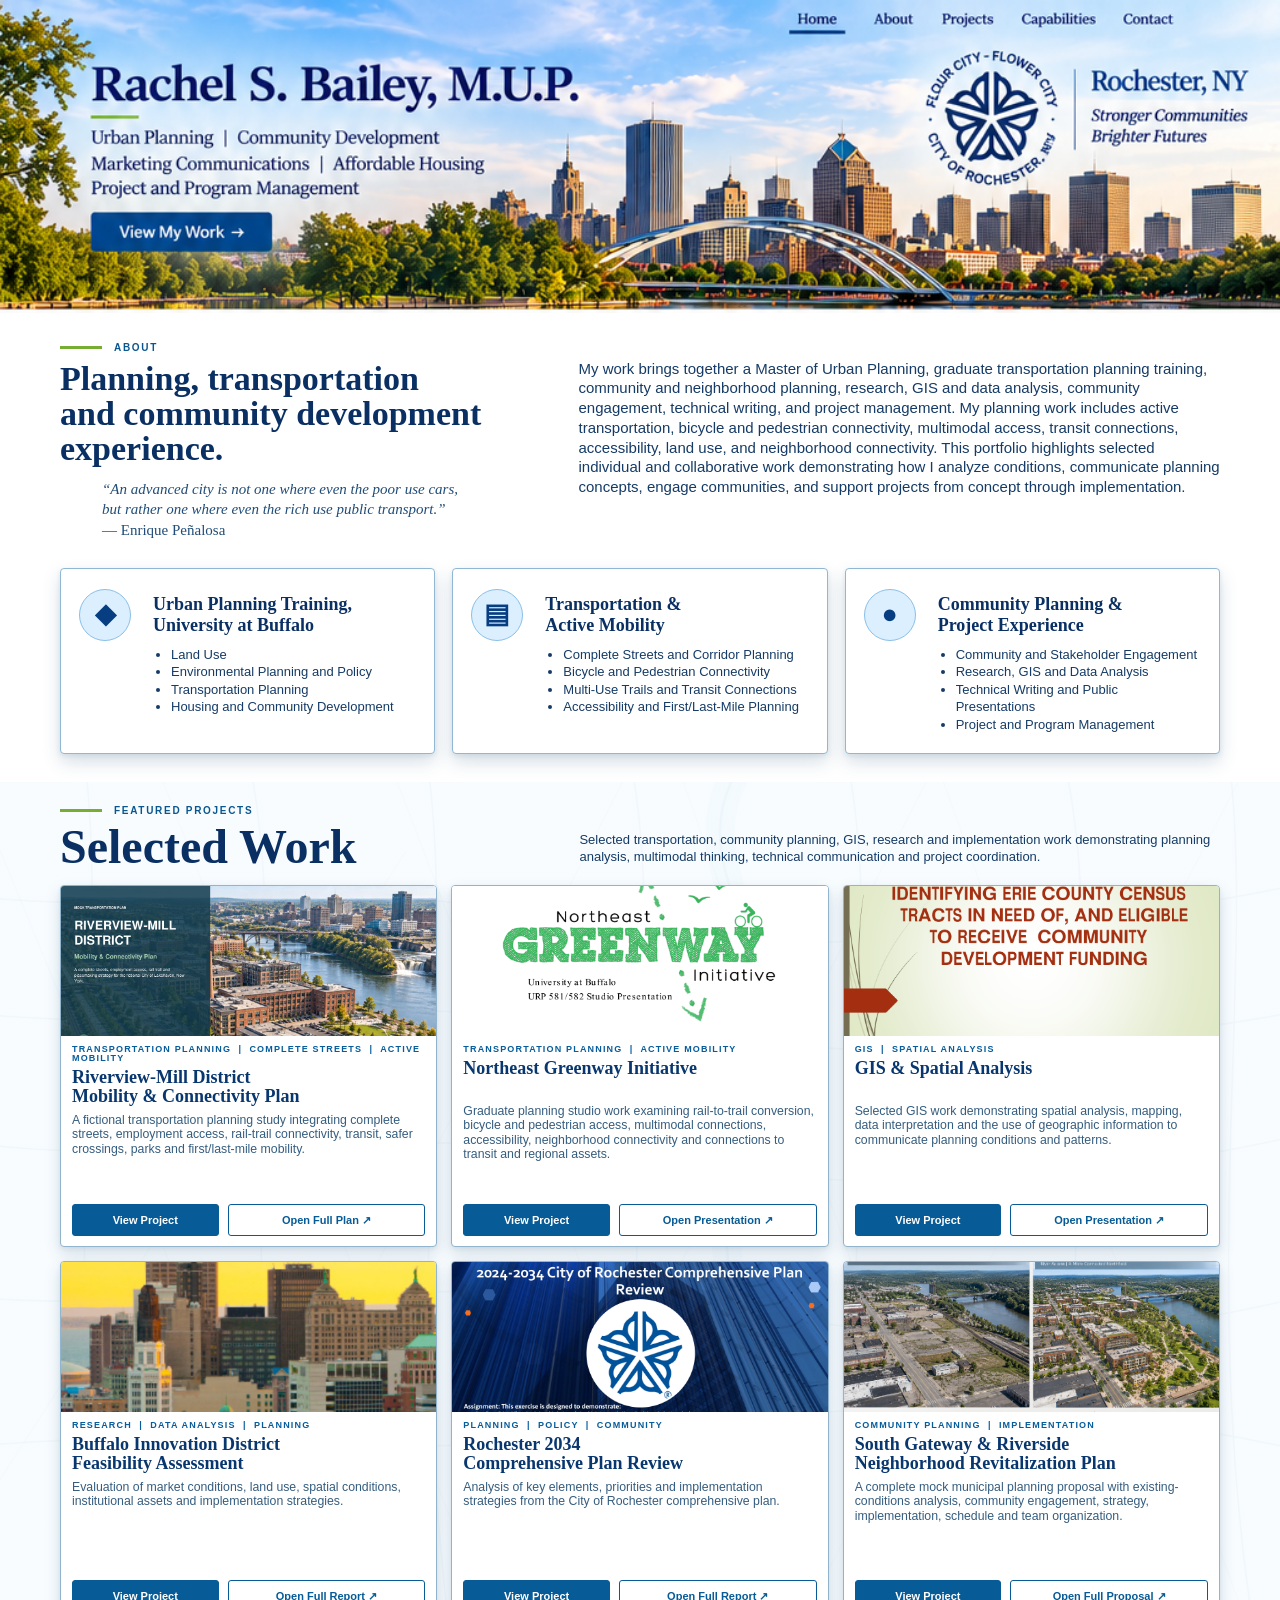
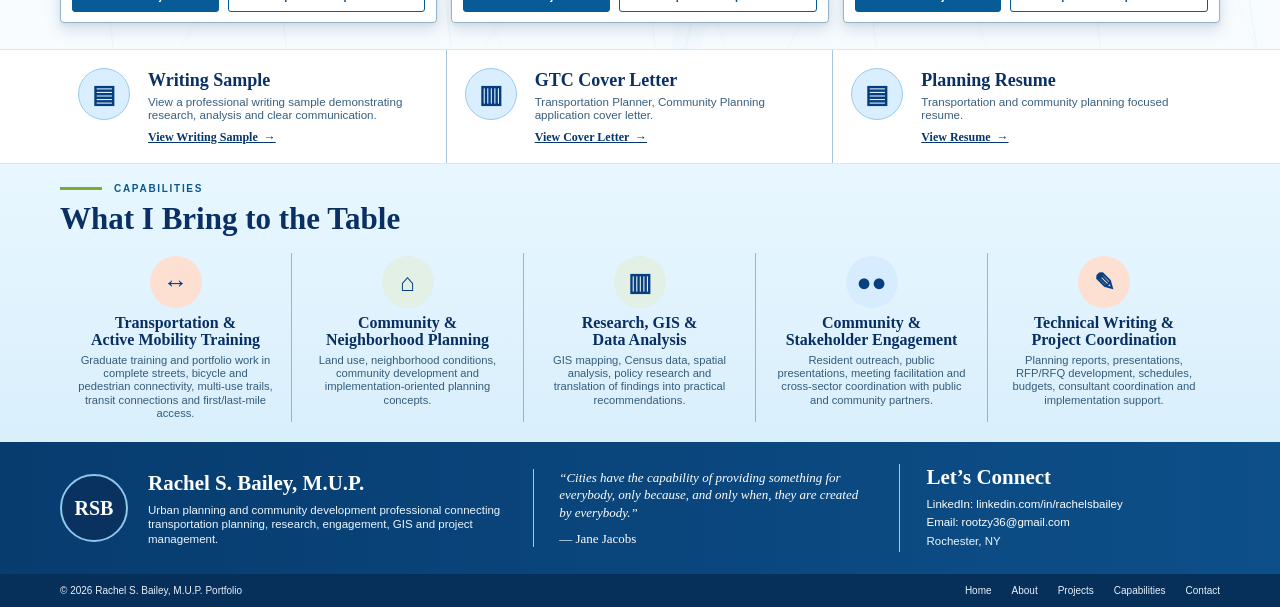
<file: index.html>
<!doctype html>
<html lang="en">
<head>
<meta charset="utf-8">
<meta name="viewport" content="width=device-width, initial-scale=1">
<meta name="description" content="Rachel S. Bailey, M.U.P. planning portfolio featuring transportation planning, active mobility, community planning, GIS, research, engagement and project management.">
<title>Rachel S. Bailey, M.U.P. | Planning & Transportation Portfolio</title>
<link rel="stylesheet" href="styles.css">
</head>
<body>

<section class="hero" id="home" aria-label="Rachel S. Bailey portfolio header">
  <nav class="hero-nav" aria-label="Main navigation">
    <a class="active" href="#home">Home</a>
    <a href="#about">About</a>
    <a href="#projects">Projects</a>
    <a href="#capabilities">Capabilities</a>
    <a href="#contact">Contact</a>
  </nav>
  <a class="hero-work-link" href="#projects" aria-label="View my work">View My Work</a>
</section>

<section class="about section" id="about">
  <div class="container">
    <div class="about-intro-grid">
      <div>
        <div class="eyebrow"><span></span>About</div>
        <h2>Planning, transportation<br>and community development experience.</h2>
        <blockquote>“An advanced city is not one where even the poor use cars, but rather one where even the rich use public transport.”<cite>— Enrique Peñalosa</cite></blockquote>
      </div>
      <div class="about-copy">
        <p>My work brings together a Master of Urban Planning, graduate transportation planning training, community and neighborhood planning, research, GIS and data analysis, community engagement, technical writing, and project management. My planning work includes active transportation, bicycle and pedestrian connectivity, multimodal access, transit connections, accessibility, land use, and neighborhood connectivity. This portfolio highlights selected individual and collaborative work demonstrating how I analyze conditions, communicate planning concepts, engage communities, and support projects from concept through implementation.</p>
      </div>
    </div>

    <div class="about-cards">
      <article class="about-card">
        <div class="round-icon">◆</div>
        <div><h3>Urban Planning Training,<br>University at Buffalo</h3>
        <ul><li>Land Use</li><li>Environmental Planning and Policy</li><li>Transportation Planning</li><li>Housing and Community Development</li></ul></div>
      </article>
      <article class="about-card">
        <div class="round-icon">▤</div>
        <div><h3>Transportation &amp;<br>Active Mobility</h3>
        <ul><li>Complete Streets and Corridor Planning</li><li>Bicycle and Pedestrian Connectivity</li><li>Multi-Use Trails and Transit Connections</li><li>Accessibility and First/Last-Mile Planning</li></ul></div>
      </article>
      <article class="about-card">
        <div class="round-icon">●</div>
        <div><h3>Community Planning &amp;<br>Project Experience</h3>
        <ul><li>Community and Stakeholder Engagement</li><li>Research, GIS and Data Analysis</li><li>Technical Writing and Public Presentations</li><li>Project and Program Management</li></ul></div>
      </article>
    </div>
  </div>
</section>

<section class="projects section" id="projects">
  <div class="container">
    <div class="section-heading-grid">
      <div><div class="eyebrow"><span></span>Featured Projects</div><h2>Selected Work</h2></div>
      <p>Selected transportation, community planning, GIS, research and implementation work demonstrating planning analysis, multimodal thinking, technical communication and project coordination.</p>
    </div>

    <div class="project-grid">
      <article class="project-card">
        <div class="project-image"><img src="assets/lakehaven_cover.png" alt="Riverview-Mill District Mobility and Connectivity Plan cover"></div>
        <div class="project-body">
          <div class="project-label">Transportation Planning &nbsp;|&nbsp; Complete Streets &nbsp;|&nbsp; Active Mobility</div>
          <h3>Riverview-Mill District<br>Mobility &amp; Connectivity Plan</h3>
          <p>A fictional transportation planning study integrating complete streets, employment access, rail-trail connectivity, transit, safer crossings, parks and first/last-mile mobility.</p>
          <div class="project-actions"><a class="btn" href="lakehaven-mobility.html">View Project</a><a class="btn outline" href="documents/Lakehaven_Riverview_Mobility_Connectivity_Plan.pdf" target="_blank">Open Full Plan ↗</a></div>
        </div>
      </article>

      <article class="project-card">
        <div class="project-image"><img src="assets/greenway_cover.png" alt="Northeast Greenway Initiative cover"></div>
        <div class="project-body">
          <div class="project-label">Transportation Planning &nbsp;|&nbsp; Active Mobility</div>
          <h3>Northeast Greenway Initiative</h3>
          <p>Graduate planning studio work examining rail-to-trail conversion, bicycle and pedestrian access, multimodal connections, accessibility, neighborhood connectivity and connections to transit and regional assets.</p>
          <div class="project-actions"><a class="btn" href="greenway.html">View Project</a><a class="btn outline" href="documents/Northeast_Greenway_Presentation.pdf" target="_blank">Open Presentation ↗</a></div>
        </div>
      </article>

      <article class="project-card">
        <div class="project-image"><img src="assets/gis_cover.png" alt="GIS and spatial analysis project"></div>
        <div class="project-body">
          <div class="project-label">GIS &nbsp;|&nbsp; Spatial Analysis</div>
          <h3>GIS &amp; Spatial Analysis</h3>
          <p>Selected GIS work demonstrating spatial analysis, mapping, data interpretation and the use of geographic information to communicate planning conditions and patterns.</p>
          <div class="project-actions"><a class="btn" href="erie-gis.html">View Project</a><a class="btn outline" href="documents/Erie_County_GIS_Presentation.pdf" target="_blank">Open Presentation ↗</a></div>
        </div>
      </article>

      <article class="project-card">
        <div class="project-image"><img src="assets/innovation_cover.png" alt="Buffalo Innovation District Feasibility Assessment cover"></div>
        <div class="project-body">
          <div class="project-label">Research &nbsp;|&nbsp; Data Analysis &nbsp;|&nbsp; Planning</div>
          <h3>Buffalo Innovation District<br>Feasibility Assessment</h3>
          <p>Evaluation of market conditions, land use, spatial conditions, institutional assets and implementation strategies.</p>
          <div class="project-actions"><a class="btn" href="innovation-district.html">View Project</a><a class="btn outline" href="documents/Buffalo_Innovation_District_Feasibility_Report.pdf" target="_blank">Open Full Report ↗</a></div>
        </div>
      </article>

      <article class="project-card">
        <div class="project-image"><img src="assets/rochester_card_centered.png" alt="Rochester 2034 Comprehensive Plan Review cover"></div>
        <div class="project-body">
          <div class="project-label">Planning &nbsp;|&nbsp; Policy &nbsp;|&nbsp; Community</div>
          <h3>Rochester 2034<br>Comprehensive Plan Review</h3>
          <p>Analysis of key elements, priorities and implementation strategies from the City of Rochester comprehensive plan.</p>
          <div class="project-actions"><a class="btn" href="rochester-2034.html">View Project</a><a class="btn outline" href="documents/Rochester_2034_Comprehensive_Plan_Review.pdf" target="_blank">Open Full Report ↗</a></div>
        </div>
      </article>

      <article class="project-card">
        <div class="project-image"><img src="assets/south_gateway_before_after.png" alt="South Gateway and Riverside neighborhood revitalization concept"></div>
        <div class="project-body">
          <div class="project-label">Community Planning &nbsp;|&nbsp; Implementation</div>
          <h3>South Gateway &amp; Riverside<br>Neighborhood Revitalization Plan</h3>
          <p>A complete mock municipal planning proposal with existing-conditions analysis, community engagement, strategy, implementation, schedule and team organization.</p>
          <div class="project-actions"><a class="btn" href="municipal-proposal.html">View Project</a><a class="btn outline" href="documents/South_Gateway_Riverside_Proposal_FINAL_2026.pdf" target="_blank">Open Full Proposal ↗</a></div>
        </div>
      </article>
    </div>
  </div>
</section>

<section class="resources">
 <div class="container resource-grid">
   <article class="resource-card"><div class="resource-icon">▤</div><div><h3>Writing Sample</h3><p>View a professional writing sample demonstrating research, analysis and clear communication.</p><a href="writing-sample.html">View Writing Sample &nbsp;→</a></div></article>
   <article class="resource-card"><div class="resource-icon">▥</div><div><h3>GTC Cover Letter</h3><p>Transportation Planner, Community Planning application cover letter.</p><a href="documents/Rachel_S_Bailey_Cover_Letter_GTC_Transportation_Planner.pdf" target="_blank">View Cover Letter &nbsp;→</a></div></article>
   <article class="resource-card"><div class="resource-icon">▤</div><div><h3>Planning Resume</h3><p>Transportation and community planning focused resume.</p><a href="documents/Rachel_S_Bailey_Resume_GTC_Planner.pdf" target="_blank">View Resume &nbsp;→</a></div></article>
 </div>
</section>

<section class="capabilities section" id="capabilities">
 <div class="container">
   <div class="eyebrow"><span></span>Capabilities</div>
   <h2>What I Bring to the Table</h2>
   <div class="cap-grid">
     <article class="cap"><div class="cap-icon peach">↔</div><h3>Transportation &amp;<br>Active Mobility Training</h3><p>Graduate training and portfolio work in complete streets, bicycle and pedestrian connectivity, multi-use trails, transit connections and first/last-mile access.</p></article>
     <article class="cap"><div class="cap-icon green">⌂</div><h3>Community &amp;<br>Neighborhood Planning</h3><p>Land use, neighborhood conditions, community development and implementation-oriented planning concepts.</p></article>
     <article class="cap"><div class="cap-icon green">▥</div><h3>Research, GIS &amp;<br>Data Analysis</h3><p>GIS mapping, Census data, spatial analysis, policy research and translation of findings into practical recommendations.</p></article>
     <article class="cap"><div class="cap-icon blue">●●</div><h3>Community &amp;<br>Stakeholder Engagement</h3><p>Resident outreach, public presentations, meeting facilitation and cross-sector coordination with public and community partners.</p></article>
     <article class="cap"><div class="cap-icon peach">✎</div><h3>Technical Writing &amp;<br>Project Coordination</h3><p>Planning reports, presentations, RFP/RFQ development, schedules, budgets, consultant coordination and implementation support.</p></article>
   </div>
 </div>
</section>

<footer id="contact">
  <div class="footer-main">
    <div class="container footer-grid">
      <div class="footer-profile">
        <div class="monogram" aria-label="Rachel S. Bailey initials">RSB</div>
        <div><h3>Rachel S. Bailey, M.U.P.</h3><p>Urban planning and community development professional connecting transportation planning, research, engagement, GIS and project management.</p></div>
      </div>
      <blockquote class="footer-quote">“Cities have the capability of providing something for everybody, only because, and only when, they are created by everybody.”<cite>— Jane Jacobs</cite></blockquote>
      <div class="footer-contact"><h3>Let’s Connect</h3><p><a href="https://www.linkedin.com/in/rachelsbailey" target="_blank">LinkedIn: linkedin.com/in/rachelsbailey</a></p><p><a href="mailto:rootzy36@gmail.com">Email: rootzy36@gmail.com</a></p><p>Rochester, NY</p></div>
    </div>
  </div>
  <div class="footer-bottom"><div class="container footer-bottom-inner"><span>© 2026 Rachel S. Bailey, M.U.P. Portfolio</span><nav><a href="#home">Home</a><a href="#about">About</a><a href="#projects">Projects</a><a href="#capabilities">Capabilities</a><a href="#contact">Contact</a></nav></div></div>
</footer>
</body>
</html>
</file>
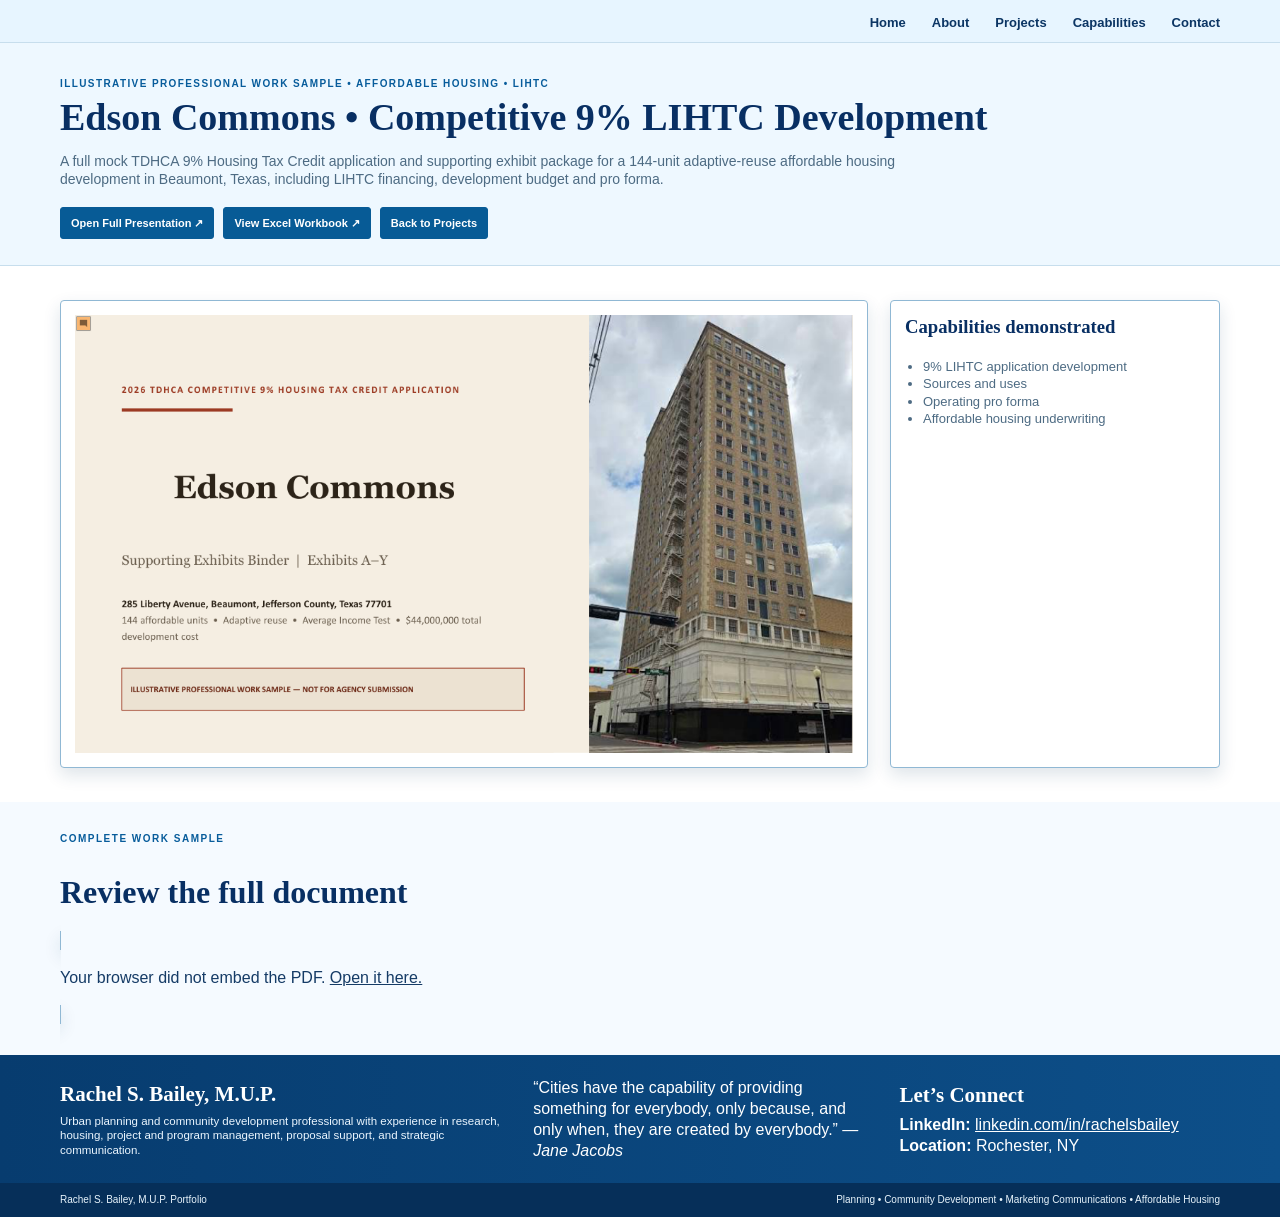
<file: edson-commons.html>
<!doctype html><html lang="en"><head><meta charset="utf-8"><meta name="viewport" content="width=device-width,initial-scale=1">
<title>Edson Commons • Competitive 9% LIHTC Development | Rachel S. Bailey</title><link rel="stylesheet" href="styles.css"></head><body>

<header class="site-header">
 <div class="container nav">
  <nav class="nav-links">
   <a href="index.html">Home</a>
   <a href="index.html#about">About</a>
   <a href="index.html#projects">Projects</a>
   <a href="index.html#capabilities">Capabilities</a>
   <a href="index.html#contact">Contact</a>
  </nav>
 </div>
</header>

<section class="project-hero"><div class="container">
 <div class="meta">Illustrative Professional Work Sample • Affordable Housing • LIHTC</div><h1>Edson Commons • Competitive 9% LIHTC Development</h1><p>A full mock TDHCA 9% Housing Tax Credit application and supporting exhibit package for a 144-unit adaptive-reuse affordable housing development in Beaumont, Texas, including LIHTC financing, development budget and pro forma.</p>
 <div style="display:flex;gap:9px;flex-wrap:wrap;margin-top:18px">
  <a class="btn" href="documents/Edson_Commons_Presentation.pdf" target="_blank">Open Full Presentation ↗</a><a class="btn secondary" href="documents/Edson_Commons_9pct_LIHTC_Workbook.xlsx">View Excel Workbook ↗</a><a class="btn secondary" href="index.html#projects">Back to Projects</a>
 </div>
</div></section>
<section class="project-detail"><div class="container project-layout">
 <div class="preview"><img src="assets/edson_cover.png" alt="Edson Commons • Competitive 9% LIHTC Development cover"></div>
 <aside class="side"><h3>Capabilities demonstrated</h3><ul><li>9% LIHTC application development</li><li>Sources and uses</li><li>Operating pro forma</li><li>Affordable housing underwriting</li></ul></aside>
</div></section>
<section class="section" style="background:#f5faff"><div class="container">
 <div class="smallcap">Complete Work Sample</div><h2 style="font-size:32px;margin-bottom:16px">Review the full document</h2>
 <object class="pdf-frame" data="documents/Edson_Commons_Presentation.pdf" type="application/pdf"><p>Your browser did not embed the PDF. <a href="documents/Edson_Commons_Presentation.pdf" target="_blank">Open it here.</a></p></object>
</div></section>

<section class="footer-main" id="contact">
 <div class="container footer-grid">
  <div>
   <h3>Rachel S. Bailey, M.U.P.</h3>
   <p>Urban planning and community development professional with experience in research, housing, project and program management, proposal support, and strategic communication.</p>
  </div>
  <div class="jacobs">
   “Cities have the capability of providing something for everybody, only because, and only when, they are created by everybody.”
   <cite>— Jane Jacobs</cite>
  </div>
  <div class="contact-card">
   <h3>Let’s Connect</h3>
   <div class="contact-item"><b>LinkedIn:</b> <a href="https://www.linkedin.com/in/rachelsbailey" target="_blank">linkedin.com/in/rachelsbailey</a></div>
   <div class="contact-item"><b>Location:</b> Rochester, NY</div>
  </div>
 </div>
</section>
<div class="footer-bottom">
 <div class="container footer-bottom-inner">
  <span>Rachel S. Bailey, M.U.P. Portfolio</span>
  <span>Planning • Community Development • Marketing Communications • Affordable Housing</span>
 </div>
</div>
</body></html>
</file>
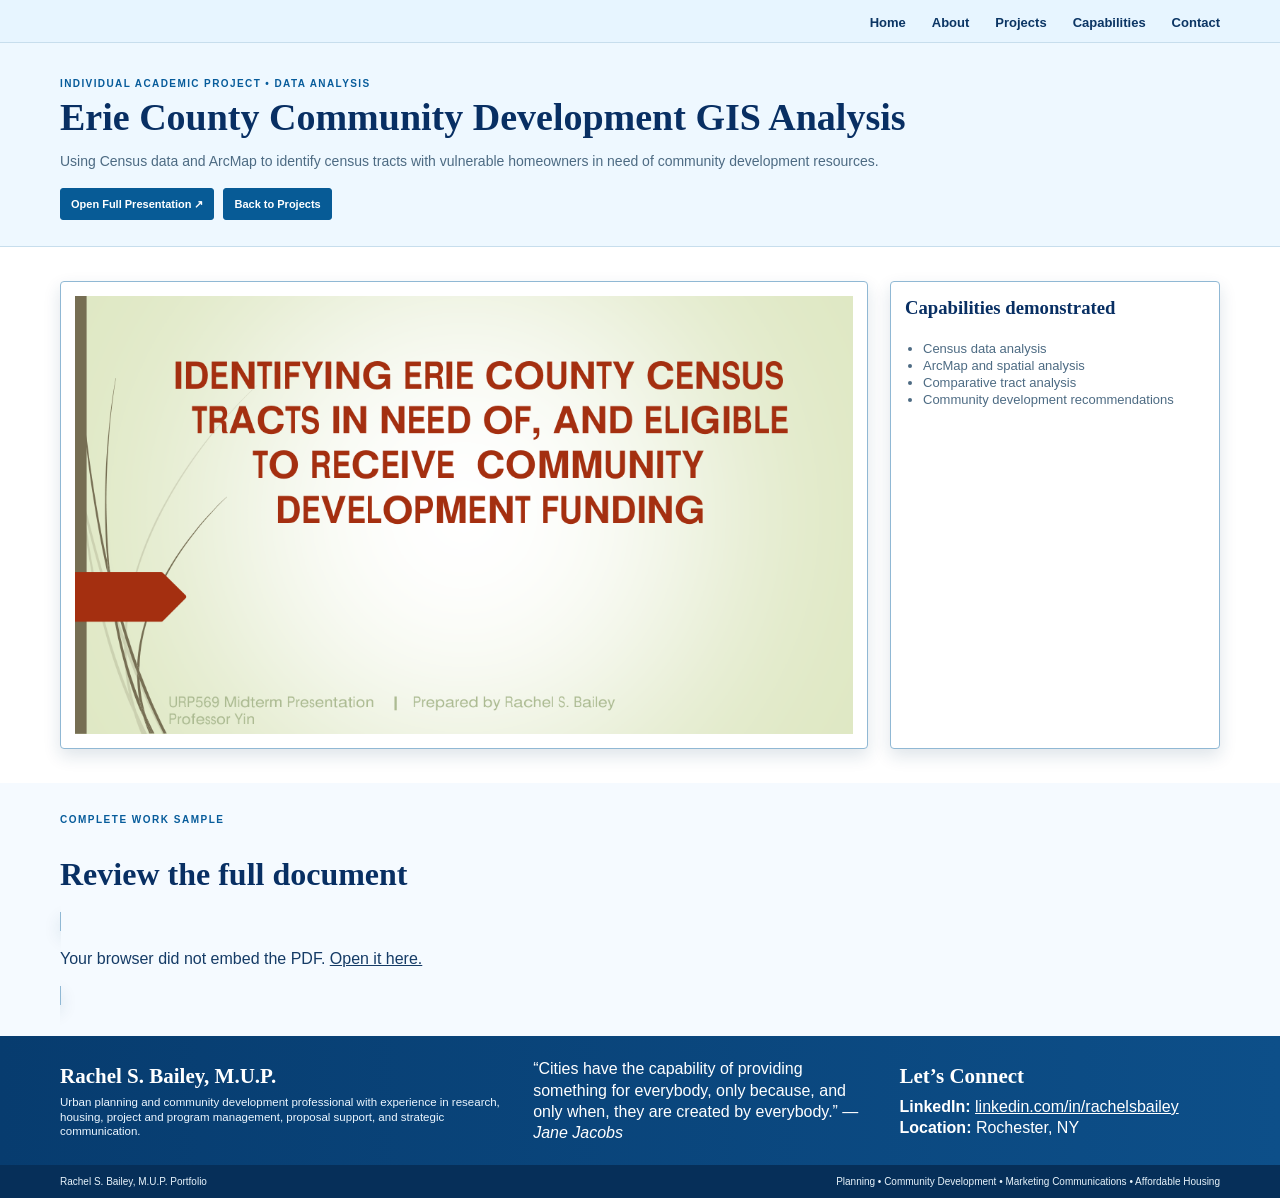
<file: erie-gis.html>
<!doctype html><html lang="en"><head><meta charset="utf-8"><meta name="viewport" content="width=device-width,initial-scale=1">
<title>Erie County Community Development GIS Analysis | Rachel S. Bailey</title><link rel="stylesheet" href="styles.css"></head><body>

<header class="site-header">
 <div class="container nav">
  <nav class="nav-links">
   <a href="index.html">Home</a>
   <a href="index.html#about">About</a>
   <a href="index.html#projects">Projects</a>
   <a href="index.html#capabilities">Capabilities</a>
   <a href="index.html#contact">Contact</a>
  </nav>
 </div>
</header>

<section class="project-hero"><div class="container">
 <div class="meta">Individual Academic Project • Data Analysis</div><h1>Erie County Community Development GIS Analysis</h1><p>Using Census data and ArcMap to identify census tracts with vulnerable homeowners in need of community development resources.</p>
 <div style="display:flex;gap:9px;flex-wrap:wrap;margin-top:18px">
  <a class="btn" href="documents/Erie_County_GIS_Presentation.pdf" target="_blank">Open Full Presentation ↗</a><a class="btn secondary" href="index.html#projects">Back to Projects</a>
 </div>
</div></section>
<section class="project-detail"><div class="container project-layout">
 <div class="preview"><img src="assets/gis_cover.png" alt="Erie County Community Development GIS Analysis cover"></div>
 <aside class="side"><h3>Capabilities demonstrated</h3><ul><li>Census data analysis</li><li>ArcMap and spatial analysis</li><li>Comparative tract analysis</li><li>Community development recommendations</li></ul></aside>
</div></section>
<section class="section" style="background:#f5faff"><div class="container">
 <div class="smallcap">Complete Work Sample</div><h2 style="font-size:32px;margin-bottom:16px">Review the full document</h2>
 <object class="pdf-frame" data="documents/Erie_County_GIS_Presentation.pdf" type="application/pdf"><p>Your browser did not embed the PDF. <a href="documents/Erie_County_GIS_Presentation.pdf" target="_blank">Open it here.</a></p></object>
</div></section>

<section class="footer-main" id="contact">
 <div class="container footer-grid">
  <div>
   <h3>Rachel S. Bailey, M.U.P.</h3>
   <p>Urban planning and community development professional with experience in research, housing, project and program management, proposal support, and strategic communication.</p>
  </div>
  <div class="jacobs">
   “Cities have the capability of providing something for everybody, only because, and only when, they are created by everybody.”
   <cite>— Jane Jacobs</cite>
  </div>
  <div class="contact-card">
   <h3>Let’s Connect</h3>
   <div class="contact-item"><b>LinkedIn:</b> <a href="https://www.linkedin.com/in/rachelsbailey" target="_blank">linkedin.com/in/rachelsbailey</a></div>
   <div class="contact-item"><b>Location:</b> Rochester, NY</div>
  </div>
 </div>
</section>
<div class="footer-bottom">
 <div class="container footer-bottom-inner">
  <span>Rachel S. Bailey, M.U.P. Portfolio</span>
  <span>Planning • Community Development • Marketing Communications • Affordable Housing</span>
 </div>
</div>
</body></html>
</file>
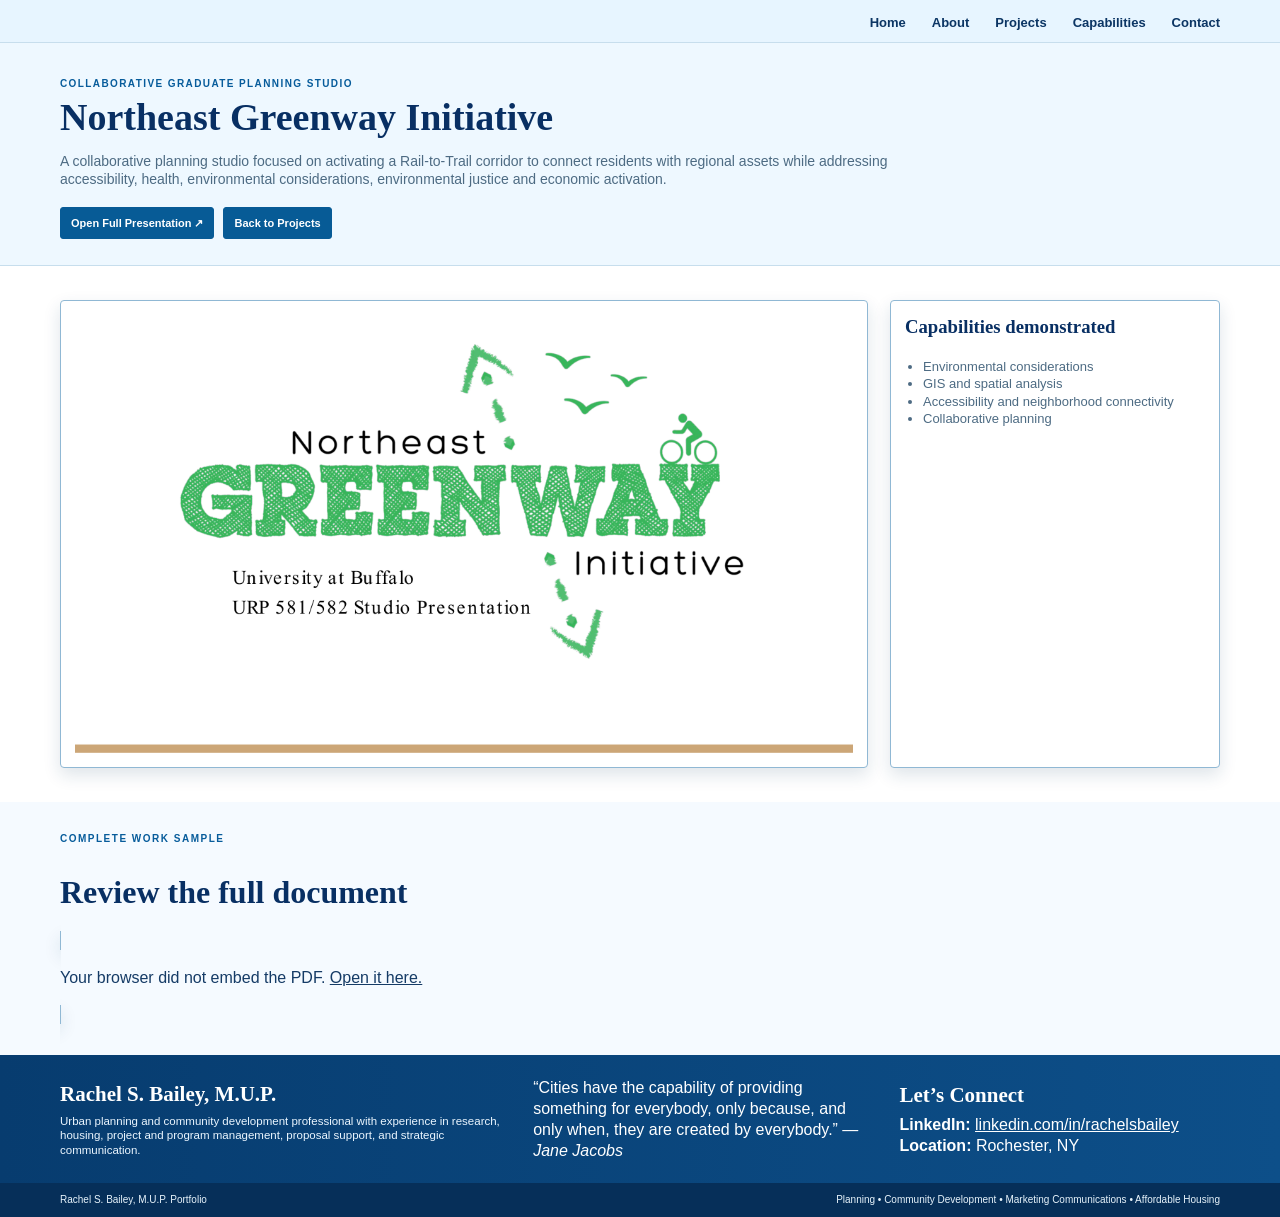
<file: greenway.html>
<!doctype html><html lang="en"><head><meta charset="utf-8"><meta name="viewport" content="width=device-width,initial-scale=1">
<title>Northeast Greenway Initiative | Rachel S. Bailey</title><link rel="stylesheet" href="styles.css"></head><body>

<header class="site-header">
 <div class="container nav">
  <nav class="nav-links">
   <a href="index.html">Home</a>
   <a href="index.html#about">About</a>
   <a href="index.html#projects">Projects</a>
   <a href="index.html#capabilities">Capabilities</a>
   <a href="index.html#contact">Contact</a>
  </nav>
 </div>
</header>

<section class="project-hero"><div class="container">
 <div class="meta">Collaborative Graduate Planning Studio</div><h1>Northeast Greenway Initiative</h1><p>A collaborative planning studio focused on activating a Rail-to-Trail corridor to connect residents with regional assets while addressing accessibility, health, environmental considerations, environmental justice and economic activation.</p>
 <div style="display:flex;gap:9px;flex-wrap:wrap;margin-top:18px">
  <a class="btn" href="documents/Northeast_Greenway_Presentation.pdf" target="_blank">Open Full Presentation ↗</a><a class="btn secondary" href="index.html#projects">Back to Projects</a>
 </div>
</div></section>
<section class="project-detail"><div class="container project-layout">
 <div class="preview"><img src="assets/greenway_cover.png" alt="Northeast Greenway Initiative cover"></div>
 <aside class="side"><h3>Capabilities demonstrated</h3><ul><li>Environmental considerations</li><li>GIS and spatial analysis</li><li>Accessibility and neighborhood connectivity</li><li>Collaborative planning</li></ul></aside>
</div></section>
<section class="section" style="background:#f5faff"><div class="container">
 <div class="smallcap">Complete Work Sample</div><h2 style="font-size:32px;margin-bottom:16px">Review the full document</h2>
 <object class="pdf-frame" data="documents/Northeast_Greenway_Presentation.pdf" type="application/pdf"><p>Your browser did not embed the PDF. <a href="documents/Northeast_Greenway_Presentation.pdf" target="_blank">Open it here.</a></p></object>
</div></section>

<section class="footer-main" id="contact">
 <div class="container footer-grid">
  <div>
   <h3>Rachel S. Bailey, M.U.P.</h3>
   <p>Urban planning and community development professional with experience in research, housing, project and program management, proposal support, and strategic communication.</p>
  </div>
  <div class="jacobs">
   “Cities have the capability of providing something for everybody, only because, and only when, they are created by everybody.”
   <cite>— Jane Jacobs</cite>
  </div>
  <div class="contact-card">
   <h3>Let’s Connect</h3>
   <div class="contact-item"><b>LinkedIn:</b> <a href="https://www.linkedin.com/in/rachelsbailey" target="_blank">linkedin.com/in/rachelsbailey</a></div>
   <div class="contact-item"><b>Location:</b> Rochester, NY</div>
  </div>
 </div>
</section>
<div class="footer-bottom">
 <div class="container footer-bottom-inner">
  <span>Rachel S. Bailey, M.U.P. Portfolio</span>
  <span>Planning • Community Development • Marketing Communications • Affordable Housing</span>
 </div>
</div>
</body></html>
</file>
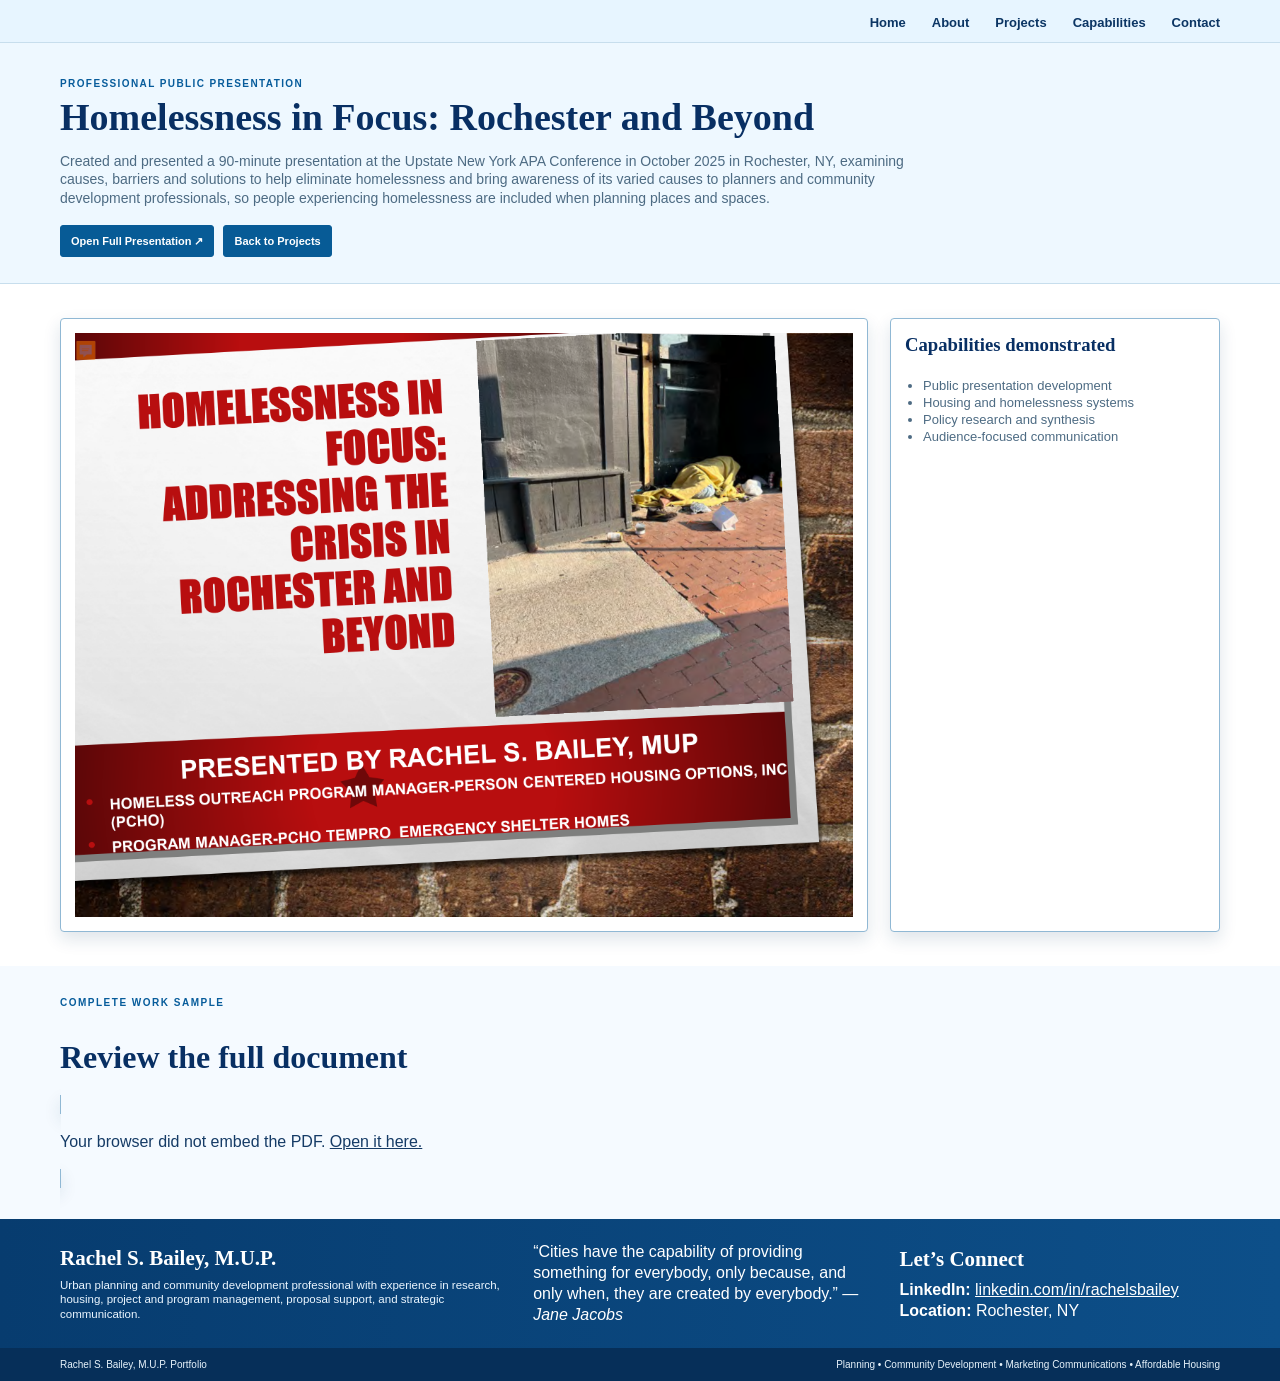
<file: homelessness.html>
<!doctype html><html lang="en"><head><meta charset="utf-8"><meta name="viewport" content="width=device-width,initial-scale=1">
<title>Homelessness in Focus: Rochester and Beyond | Rachel S. Bailey</title><link rel="stylesheet" href="styles.css"></head><body>

<header class="site-header">
 <div class="container nav">
  <nav class="nav-links">
   <a href="index.html">Home</a>
   <a href="index.html#about">About</a>
   <a href="index.html#projects">Projects</a>
   <a href="index.html#capabilities">Capabilities</a>
   <a href="index.html#contact">Contact</a>
  </nav>
 </div>
</header>

<section class="project-hero"><div class="container">
 <div class="meta">Professional Public Presentation</div><h1>Homelessness in Focus: Rochester and Beyond</h1><p>Created and presented a 90-minute presentation at the Upstate New York APA Conference in October 2025 in Rochester, NY, examining causes, barriers and solutions to help eliminate homelessness and bring awareness of its varied causes to planners and community development professionals, so people experiencing homelessness are included when planning places and spaces.</p>
 <div style="display:flex;gap:9px;flex-wrap:wrap;margin-top:18px">
  <a class="btn" href="documents/Homelessness_in_Focus_Rochester_and_Beyond.pdf" target="_blank">Open Full Presentation ↗</a><a class="btn secondary" href="index.html#projects">Back to Projects</a>
 </div>
</div></section>
<section class="project-detail"><div class="container project-layout">
 <div class="preview"><img src="assets/homeless_cover.png" alt="Homelessness in Focus: Rochester and Beyond cover"></div>
 <aside class="side"><h3>Capabilities demonstrated</h3><ul><li>Public presentation development</li><li>Housing and homelessness systems</li><li>Policy research and synthesis</li><li>Audience-focused communication</li></ul></aside>
</div></section>
<section class="section" style="background:#f5faff"><div class="container">
 <div class="smallcap">Complete Work Sample</div><h2 style="font-size:32px;margin-bottom:16px">Review the full document</h2>
 <object class="pdf-frame" data="documents/Homelessness_in_Focus_Rochester_and_Beyond.pdf" type="application/pdf"><p>Your browser did not embed the PDF. <a href="documents/Homelessness_in_Focus_Rochester_and_Beyond.pdf" target="_blank">Open it here.</a></p></object>
</div></section>

<section class="footer-main" id="contact">
 <div class="container footer-grid">
  <div>
   <h3>Rachel S. Bailey, M.U.P.</h3>
   <p>Urban planning and community development professional with experience in research, housing, project and program management, proposal support, and strategic communication.</p>
  </div>
  <div class="jacobs">
   “Cities have the capability of providing something for everybody, only because, and only when, they are created by everybody.”
   <cite>— Jane Jacobs</cite>
  </div>
  <div class="contact-card">
   <h3>Let’s Connect</h3>
   <div class="contact-item"><b>LinkedIn:</b> <a href="https://www.linkedin.com/in/rachelsbailey" target="_blank">linkedin.com/in/rachelsbailey</a></div>
   <div class="contact-item"><b>Location:</b> Rochester, NY</div>
  </div>
 </div>
</section>
<div class="footer-bottom">
 <div class="container footer-bottom-inner">
  <span>Rachel S. Bailey, M.U.P. Portfolio</span>
  <span>Planning • Community Development • Marketing Communications • Affordable Housing</span>
 </div>
</div>
</body></html>
</file>
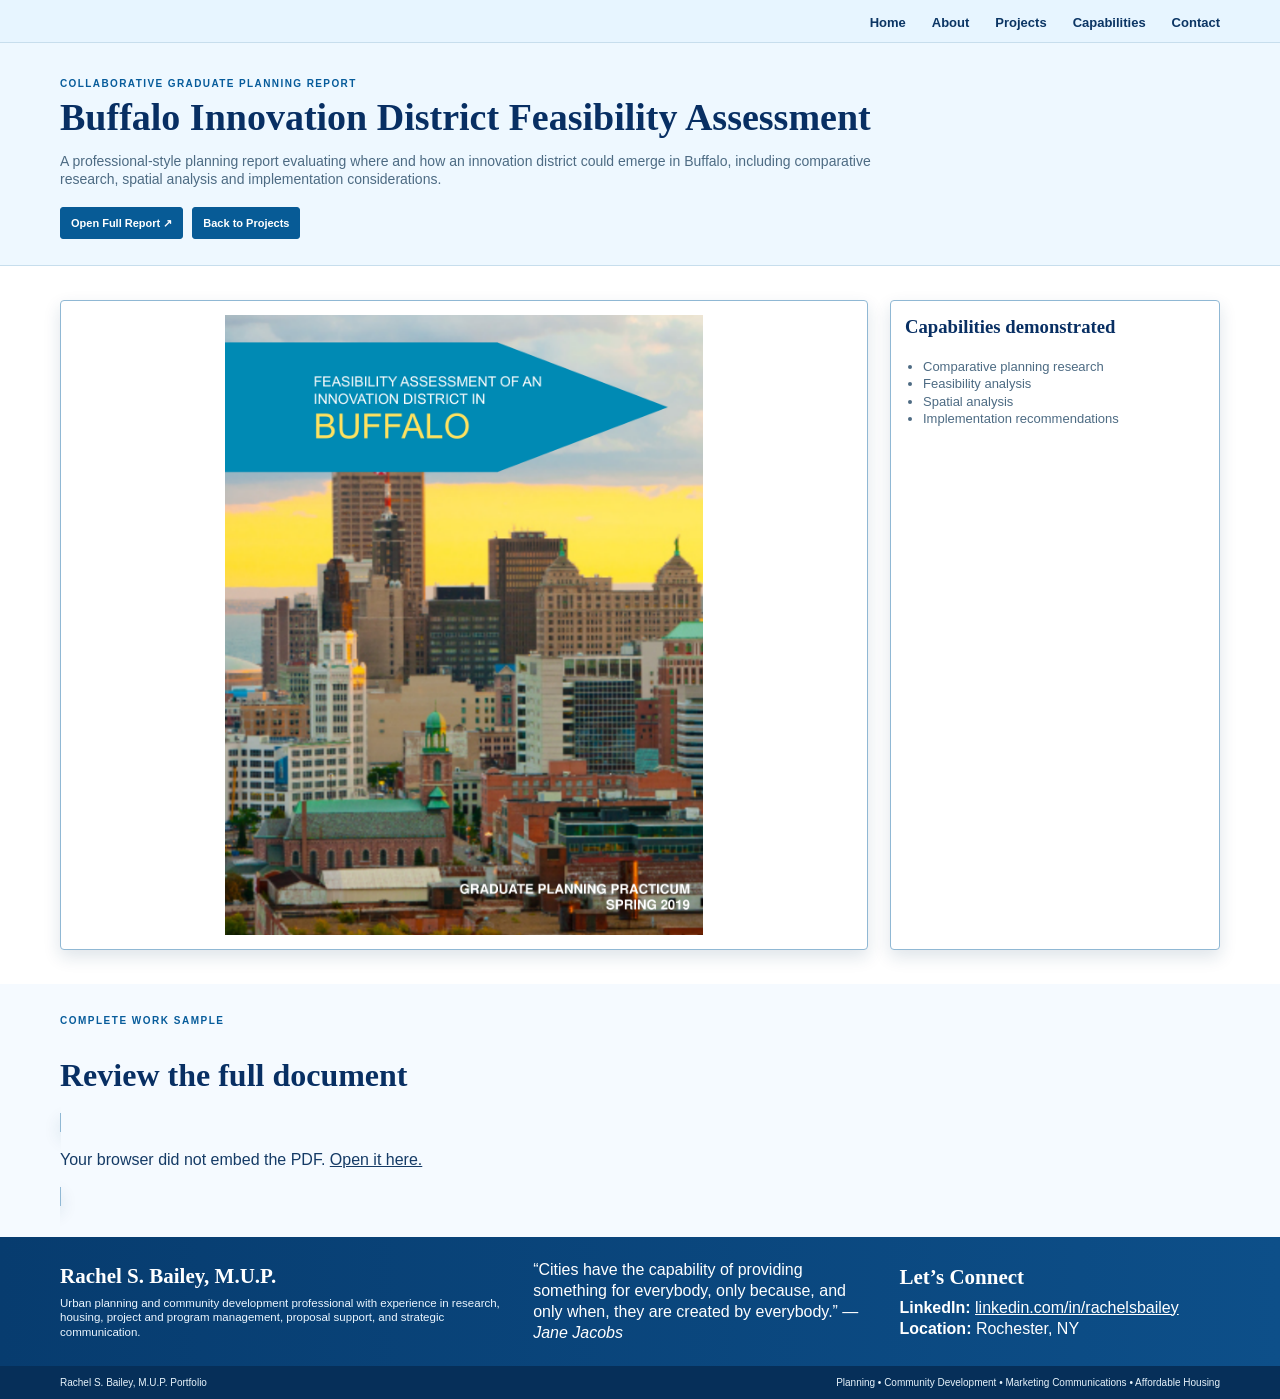
<file: innovation-district.html>
<!doctype html><html lang="en"><head><meta charset="utf-8"><meta name="viewport" content="width=device-width,initial-scale=1">
<title>Buffalo Innovation District Feasibility Assessment | Rachel S. Bailey</title><link rel="stylesheet" href="styles.css"></head><body>

<header class="site-header">
 <div class="container nav">
  <nav class="nav-links">
   <a href="index.html">Home</a>
   <a href="index.html#about">About</a>
   <a href="index.html#projects">Projects</a>
   <a href="index.html#capabilities">Capabilities</a>
   <a href="index.html#contact">Contact</a>
  </nav>
 </div>
</header>

<section class="project-hero"><div class="container">
 <div class="meta">Collaborative Graduate Planning Report</div><h1>Buffalo Innovation District Feasibility Assessment</h1><p>A professional-style planning report evaluating where and how an innovation district could emerge in Buffalo, including comparative research, spatial analysis and implementation considerations.</p>
 <div style="display:flex;gap:9px;flex-wrap:wrap;margin-top:18px">
  <a class="btn" href="documents/Buffalo_Innovation_District_Feasibility_Report.pdf" target="_blank">Open Full Report ↗</a><a class="btn secondary" href="index.html#projects">Back to Projects</a>
 </div>
</div></section>
<section class="project-detail"><div class="container project-layout">
 <div class="preview"><img src="assets/innovation_cover.png" alt="Buffalo Innovation District Feasibility Assessment cover"></div>
 <aside class="side"><h3>Capabilities demonstrated</h3><ul><li>Comparative planning research</li><li>Feasibility analysis</li><li>Spatial analysis</li><li>Implementation recommendations</li></ul></aside>
</div></section>
<section class="section" style="background:#f5faff"><div class="container">
 <div class="smallcap">Complete Work Sample</div><h2 style="font-size:32px;margin-bottom:16px">Review the full document</h2>
 <object class="pdf-frame" data="documents/Buffalo_Innovation_District_Feasibility_Report.pdf" type="application/pdf"><p>Your browser did not embed the PDF. <a href="documents/Buffalo_Innovation_District_Feasibility_Report.pdf" target="_blank">Open it here.</a></p></object>
</div></section>

<section class="footer-main" id="contact">
 <div class="container footer-grid">
  <div>
   <h3>Rachel S. Bailey, M.U.P.</h3>
   <p>Urban planning and community development professional with experience in research, housing, project and program management, proposal support, and strategic communication.</p>
  </div>
  <div class="jacobs">
   “Cities have the capability of providing something for everybody, only because, and only when, they are created by everybody.”
   <cite>— Jane Jacobs</cite>
  </div>
  <div class="contact-card">
   <h3>Let’s Connect</h3>
   <div class="contact-item"><b>LinkedIn:</b> <a href="https://www.linkedin.com/in/rachelsbailey" target="_blank">linkedin.com/in/rachelsbailey</a></div>
   <div class="contact-item"><b>Location:</b> Rochester, NY</div>
  </div>
 </div>
</section>
<div class="footer-bottom">
 <div class="container footer-bottom-inner">
  <span>Rachel S. Bailey, M.U.P. Portfolio</span>
  <span>Planning • Community Development • Marketing Communications • Affordable Housing</span>
 </div>
</div>
</body></html>
</file>
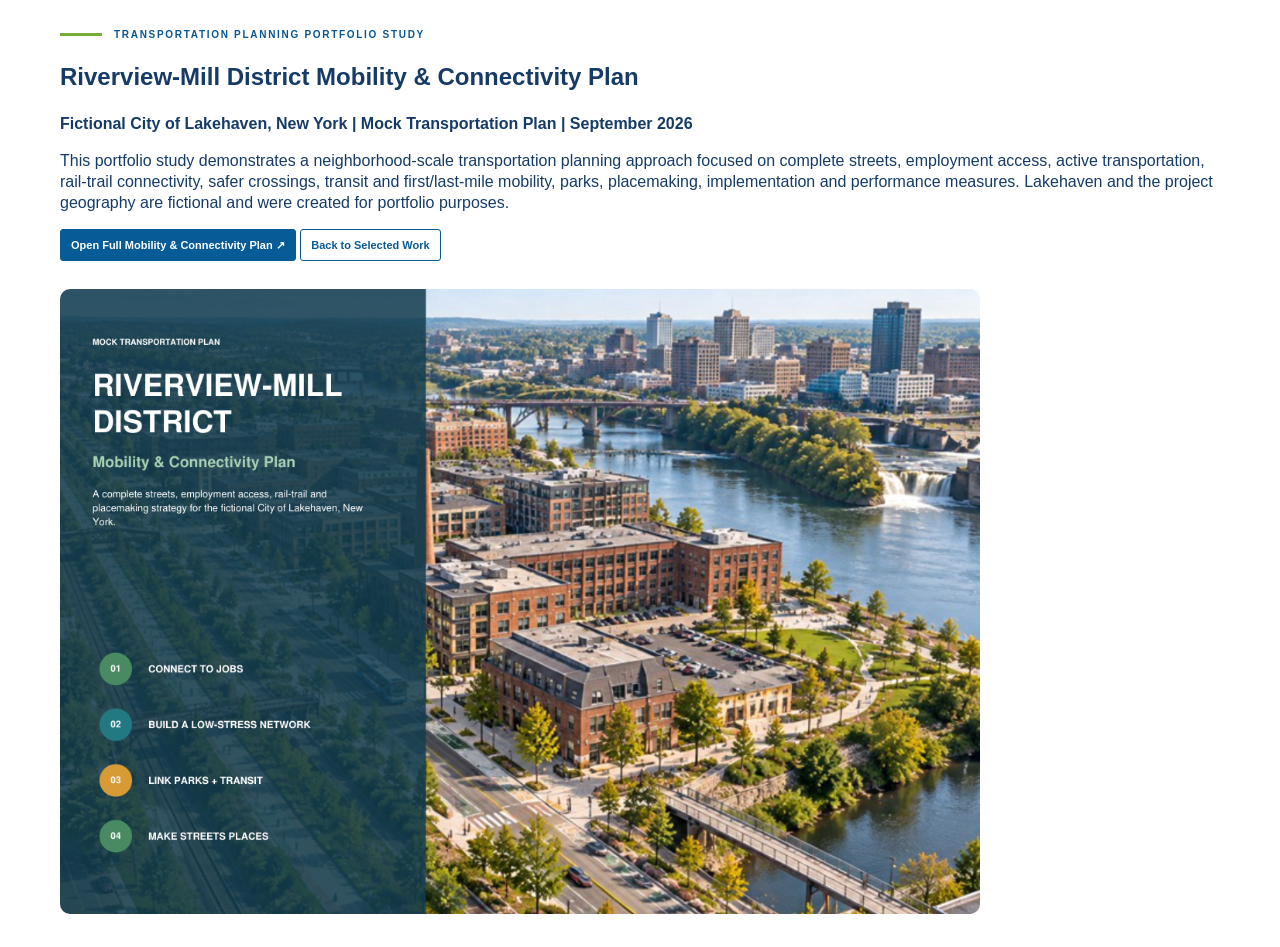
<file: lakehaven-mobility.html>
<!doctype html>
<html lang="en">
<head>
<meta charset="utf-8"><meta name="viewport" content="width=device-width,initial-scale=1">
<title>Riverview-Mill District Mobility & Connectivity Plan | Rachel S. Bailey, M.U.P.</title>
<link rel="stylesheet" href="styles.css">
</head>
<body>
<section class="section">
<div class="container">
  <div class="eyebrow"><span></span>Transportation Planning Portfolio Study</div>
  <h2>Riverview-Mill District Mobility &amp; Connectivity Plan</h2>
  <p><strong>Fictional City of Lakehaven, New York | Mock Transportation Plan | September 2026</strong></p>
  <p>This portfolio study demonstrates a neighborhood-scale transportation planning approach focused on complete streets, employment access, active transportation, rail-trail connectivity, safer crossings, transit and first/last-mile mobility, parks, placemaking, implementation and performance measures. Lakehaven and the project geography are fictional and were created for portfolio purposes.</p>
  <p><a class="btn" href="documents/Lakehaven_Riverview_Mobility_Connectivity_Plan.pdf" target="_blank">Open Full Mobility &amp; Connectivity Plan ↗</a>
     <a class="btn outline" href="index.html#projects">Back to Selected Work</a></p>
  <div style="margin-top:28px"><img src="assets/lakehaven_cover.png" alt="Riverview-Mill District Mobility and Connectivity Plan cover" style="width:100%;max-width:920px;border-radius:10px"></div>
</div>
</section>
</body></html>
</file>
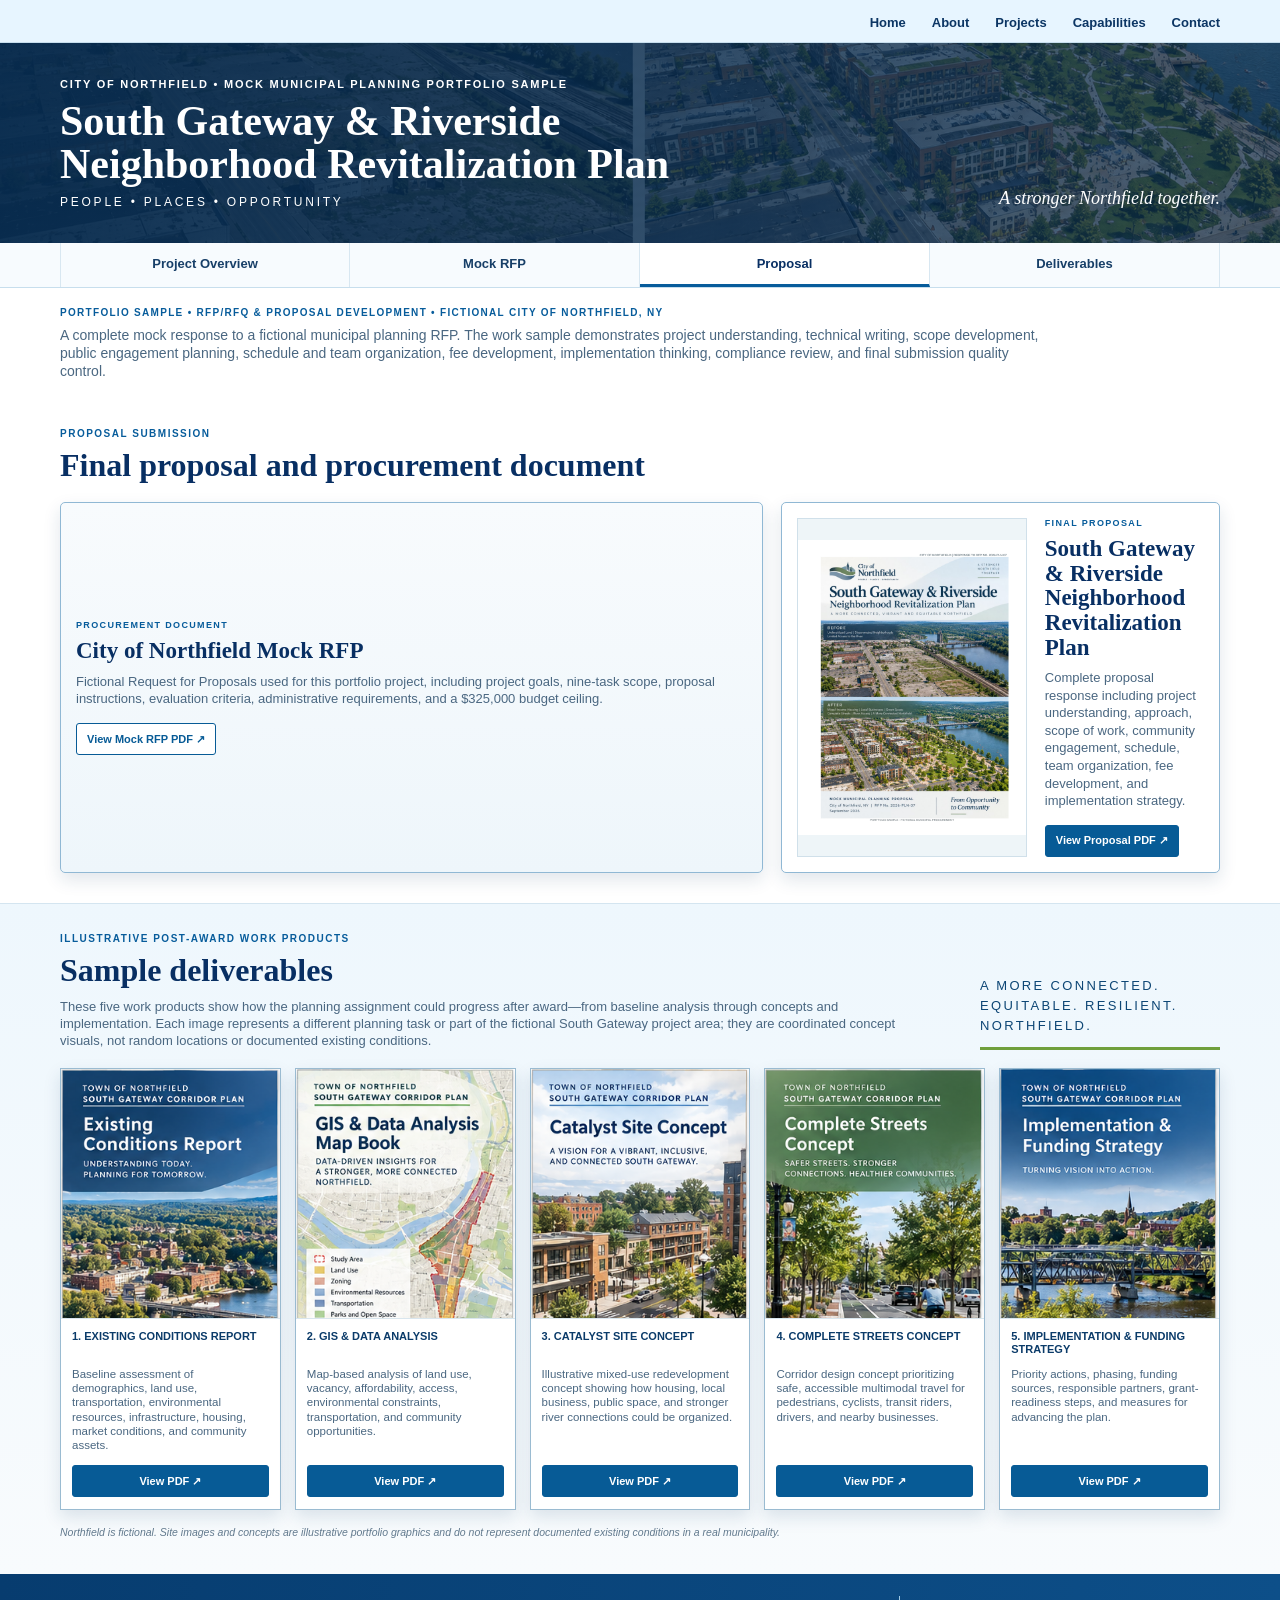
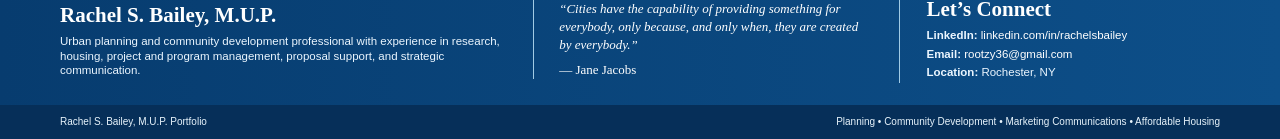
<file: municipal-proposal.html>
<!DOCTYPE html>

<html lang="en">
<head>
<meta charset="utf-8"/>
<meta content="width=device-width,initial-scale=1" name="viewport"/>
<title>South Gateway &amp; Riverside Mock Municipal Planning Proposal | Rachel S. Bailey</title>
<link href="styles.css" rel="stylesheet"/>
</head>
<body>
<header class="site-header">
<div class="container nav">
<nav class="nav-links">
<a href="index.html">Home</a>
<a href="index.html#about">About</a>
<a href="index.html#projects">Projects</a>
<a href="index.html#capabilities">Capabilities</a>
<a href="index.html#contact">Contact</a>
</nav>
</div>
</header>
<section class="proposal-banner">
<div class="container proposal-banner-inner">
<div>
<div class="proposal-kicker">CITY OF NORTHFIELD • MOCK MUNICIPAL PLANNING PORTFOLIO SAMPLE</div>
<h1>South Gateway &amp; Riverside<br/>Neighborhood Revitalization Plan</h1>
<p>People • Places • Opportunity</p>
</div>
<div class="proposal-banner-note">A stronger Northfield together.</div>
</div>
</section>
<nav aria-label="South Gateway project sections" class="proposal-tabs">
<div class="container proposal-tabs-inner">
<a href="#overview">Project Overview</a>
<a href="documents/City_of_Northfield_RFP_2026_PLN_07.pdf" target="_blank">Mock RFP</a>
<a class="active" href="#proposal">Proposal</a>
<a href="#deliverables">Deliverables</a>
</div>
</nav>
<main>
<section class="proposal-overview" id="overview">
<div class="container">
<div class="proposal-meta">Portfolio Sample • RFP/RFQ &amp; Proposal Development • Fictional City of Northfield, NY</div>
<p>A complete mock response to a fictional municipal planning RFP. The work sample demonstrates project understanding, technical writing, scope development, public engagement planning, schedule and team organization, fee development, implementation thinking, compliance review, and final submission quality control.</p>
</div>
</section>
<section class="proposal-section" id="proposal">
<div class="container">
<div class="section-title-row">
<div>
<div class="smallcap">Proposal Submission</div>
<h2>Final proposal and procurement document</h2>
</div>
<p class="proposal-note"></p>
</div>
<div class="proposal-doc-grid"><article class="proposal-doc-card rfp-card">
<div class="rfp-cover-text">
<div class="document-type">Procurement Document</div>
<h3>City of Northfield Mock RFP</h3>
<p>Fictional Request for Proposals used for this portfolio project, including project goals, nine-task scope, proposal instructions, evaluation criteria, administrative requirements, and a $325,000 budget ceiling.</p>
<a class="btn outline" href="documents/City_of_Northfield_RFP_2026_PLN_07.pdf" target="_blank">View Mock RFP PDF ↗</a>
</div>
</article>
<article class="proposal-doc-card proposal-main-card">
<div class="proposal-cover-frame">
<img alt="Final South Gateway and Riverside Neighborhood Revitalization Plan proposal cover" src="assets/proposal_cover_final.png"/>
</div>
<div class="proposal-doc-copy">
<div class="document-type">Final Proposal</div>
<h3>South Gateway &amp; Riverside Neighborhood Revitalization Plan</h3>
<p>Complete proposal response including project understanding, approach, scope of work, community engagement, schedule, team organization, fee development, and implementation strategy.</p>
<a class="btn" href="documents/South_Gateway_Riverside_Revised_Proposal.pdf" target="_blank">View Proposal PDF ↗</a>
</div>
</article>

</div>
</div>
</section>
<section class="deliverables-section" id="deliverables">
<div class="container">
<div class="deliverables-heading">
<div>
<div class="smallcap">Illustrative Post-Award Work Products</div>
<h2>Sample deliverables</h2>
<p>These five work products show how the planning assignment could progress after award—from baseline analysis through concepts and implementation. Each image represents a different planning task or part of the fictional South Gateway project area; they are coordinated concept visuals, not random locations or documented existing conditions.</p>
</div>
<div class="deliverables-tagline">A more connected.<br/>Equitable. Resilient.<br/>Northfield.</div>
</div>
<div class="deliverables-grid">
<article class="deliverable-card">
<img alt="Existing Conditions Report cover" src="assets/existing_conditions_cover.png"/>
<div class="deliverable-body">
<div class="deliverable-number">1. Existing Conditions Report</div>
<p>Baseline assessment of demographics, land use, transportation, environmental resources, infrastructure, housing, market conditions, and community assets.</p>
<a class="btn" href="documents/Northfield_Existing_Conditions_Report.pdf" target="_blank">View PDF ↗</a>
</div>
</article>
<article class="deliverable-card">
<img alt="GIS and Data Analysis Map Book cover" src="assets/gis_data_cover.png"/>
<div class="deliverable-body">
<div class="deliverable-number">2. GIS &amp; Data Analysis</div>
<p>Map-based analysis of land use, vacancy, affordability, access, environmental constraints, transportation, and community opportunities.</p>
<a class="btn" href="documents/Northfield_GIS_Data_Analysis.pdf" target="_blank">View PDF ↗</a>
</div>
</article>
<article class="deliverable-card">
<img alt="Catalyst Site Concept cover" src="assets/catalyst_site_cover.png"/>
<div class="deliverable-body">
<div class="deliverable-number">3. Catalyst Site Concept</div>
<p>Illustrative mixed-use redevelopment concept showing how housing, local business, public space, and stronger river connections could be organized.</p>
<a class="btn" href="documents/Northfield_Catalyst_Site_Concept.pdf" target="_blank">View PDF ↗</a>
</div>
</article>
<article class="deliverable-card">
<img alt="Complete Streets Concept cover" src="assets/complete_streets_cover.png"/>
<div class="deliverable-body">
<div class="deliverable-number">4. Complete Streets Concept</div>
<p>Corridor design concept prioritizing safe, accessible multimodal travel for pedestrians, cyclists, transit riders, drivers, and nearby businesses.</p>
<a class="btn" href="documents/Northfield_Complete_Streets_Concept.pdf" target="_blank">View PDF ↗</a>
</div>
</article>
<article class="deliverable-card">
<img alt="Implementation and Funding Strategy cover" src="assets/implementation_funding_cover.png"/>
<div class="deliverable-body">
<div class="deliverable-number">5. Implementation &amp; Funding Strategy</div>
<p>Priority actions, phasing, funding sources, responsible partners, grant-readiness steps, and measures for advancing the plan.</p>
<a class="btn" href="documents/Northfield_Implementation_Funding_Strategy.pdf" target="_blank">View PDF ↗</a>
</div>
</article>
</div>
<p class="fictional-note">Northfield is fictional. Site images and concepts are illustrative portfolio graphics and do not represent documented existing conditions in a real municipality.</p>
</div>
</section>
</main>
<section class="footer-main" id="contact">
<div class="container footer-grid">
<div>
<h3>Rachel S. Bailey, M.U.P.</h3>
<p>Urban planning and community development professional with experience in research, housing, project and program management, proposal support, and strategic communication.</p>
</div>
<div class="footer-quote">“Cities have the capability of providing something for everybody, only because, and only when, they are created by everybody.”<cite>— Jane Jacobs</cite></div>
<div class="footer-contact">
<h3>Let’s Connect</h3>
<p><b>LinkedIn:</b> <a href="https://www.linkedin.com/in/rachelsbailey" target="_blank">linkedin.com/in/rachelsbailey</a></p>
<p><b>Email:</b> <a href="mailto:rootzy36@gmail.com">rootzy36@gmail.com</a></p>
<p><b>Location:</b> Rochester, NY</p>
</div>
</div>
</section>
<div class="footer-bottom">
<div class="container footer-bottom-inner">
<span>Rachel S. Bailey, M.U.P. Portfolio</span>
<span>Planning • Community Development • Marketing Communications • Affordable Housing</span>
</div>
</div>
</body>
</html>
</file>
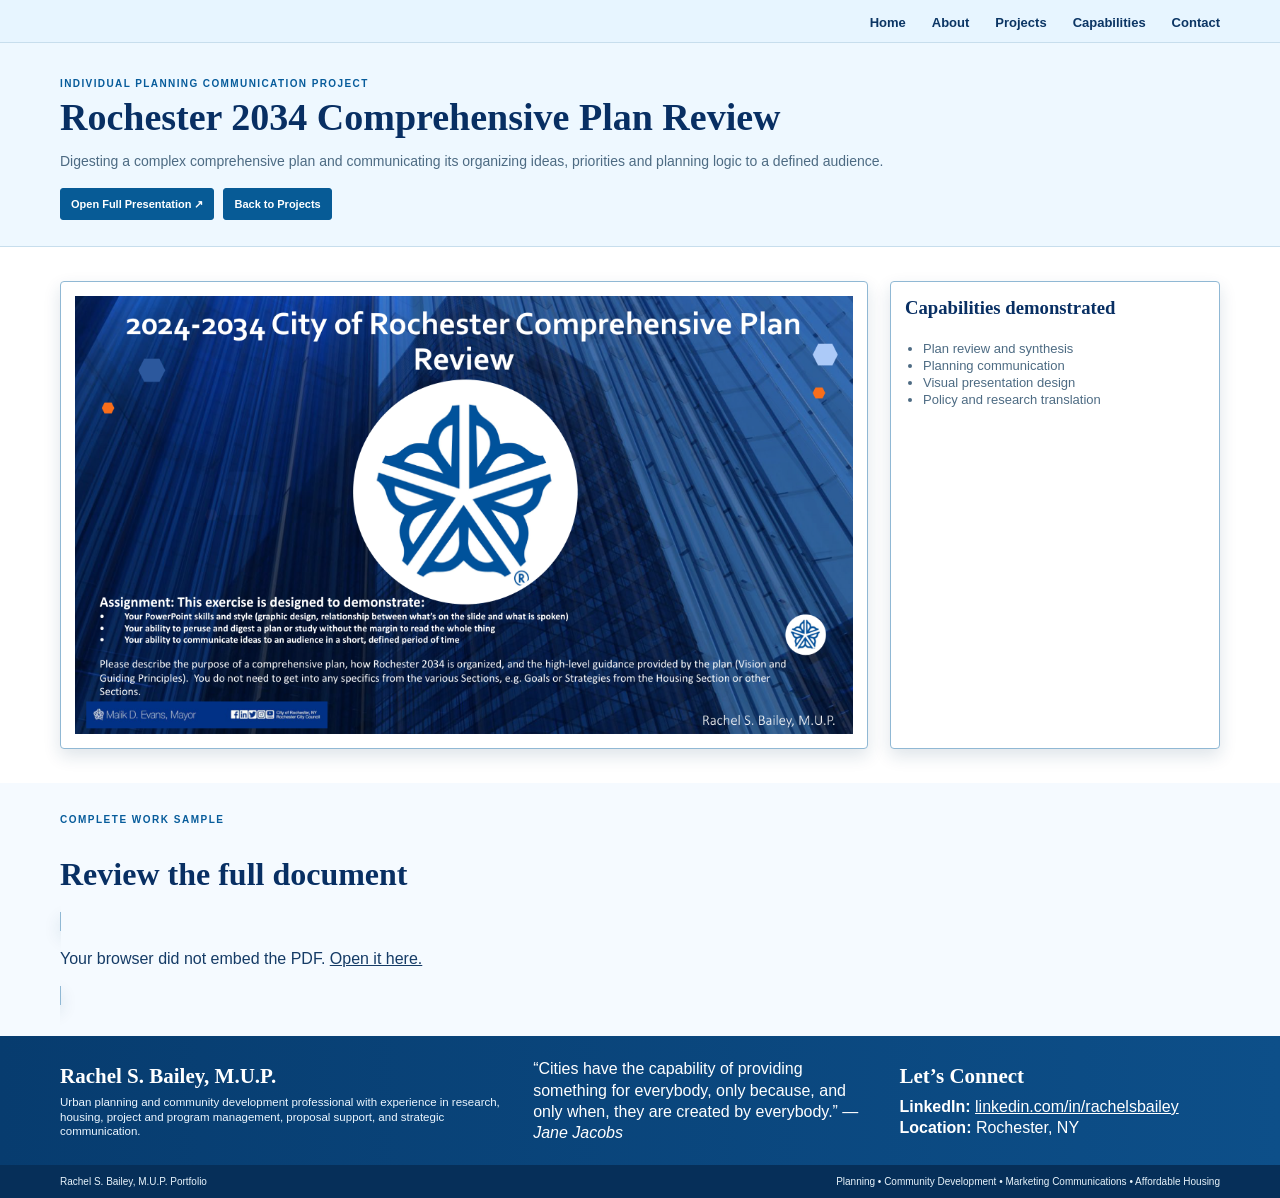
<file: rochester-2034.html>
<!doctype html><html lang="en"><head><meta charset="utf-8"><meta name="viewport" content="width=device-width,initial-scale=1">
<title>Rochester 2034 Comprehensive Plan Review | Rachel S. Bailey</title><link rel="stylesheet" href="styles.css"></head><body>

<header class="site-header">
 <div class="container nav">
  <nav class="nav-links">
   <a href="index.html">Home</a>
   <a href="index.html#about">About</a>
   <a href="index.html#projects">Projects</a>
   <a href="index.html#capabilities">Capabilities</a>
   <a href="index.html#contact">Contact</a>
  </nav>
 </div>
</header>

<section class="project-hero"><div class="container">
 <div class="meta">Individual Planning Communication Project</div><h1>Rochester 2034 Comprehensive Plan Review</h1><p>Digesting a complex comprehensive plan and communicating its organizing ideas, priorities and planning logic to a defined audience.</p>
 <div style="display:flex;gap:9px;flex-wrap:wrap;margin-top:18px">
  <a class="btn" href="documents/Rochester_2034_Comprehensive_Plan_Review.pdf" target="_blank">Open Full Presentation ↗</a><a class="btn secondary" href="index.html#projects">Back to Projects</a>
 </div>
</div></section>
<section class="project-detail"><div class="container project-layout">
 <div class="preview"><img src="assets/rochester_cover.png" alt="Rochester 2034 Comprehensive Plan Review cover"></div>
 <aside class="side"><h3>Capabilities demonstrated</h3><ul><li>Plan review and synthesis</li><li>Planning communication</li><li>Visual presentation design</li><li>Policy and research translation</li></ul></aside>
</div></section>
<section class="section" style="background:#f5faff"><div class="container">
 <div class="smallcap">Complete Work Sample</div><h2 style="font-size:32px;margin-bottom:16px">Review the full document</h2>
 <object class="pdf-frame" data="documents/Rochester_2034_Comprehensive_Plan_Review.pdf" type="application/pdf"><p>Your browser did not embed the PDF. <a href="documents/Rochester_2034_Comprehensive_Plan_Review.pdf" target="_blank">Open it here.</a></p></object>
</div></section>

<section class="footer-main" id="contact">
 <div class="container footer-grid">
  <div>
   <h3>Rachel S. Bailey, M.U.P.</h3>
   <p>Urban planning and community development professional with experience in research, housing, project and program management, proposal support, and strategic communication.</p>
  </div>
  <div class="jacobs">
   “Cities have the capability of providing something for everybody, only because, and only when, they are created by everybody.”
   <cite>— Jane Jacobs</cite>
  </div>
  <div class="contact-card">
   <h3>Let’s Connect</h3>
   <div class="contact-item"><b>LinkedIn:</b> <a href="https://www.linkedin.com/in/rachelsbailey" target="_blank">linkedin.com/in/rachelsbailey</a></div>
   <div class="contact-item"><b>Location:</b> Rochester, NY</div>
  </div>
 </div>
</section>
<div class="footer-bottom">
 <div class="container footer-bottom-inner">
  <span>Rachel S. Bailey, M.U.P. Portfolio</span>
  <span>Planning • Community Development • Marketing Communications • Affordable Housing</span>
 </div>
</div>
</body></html>
</file>
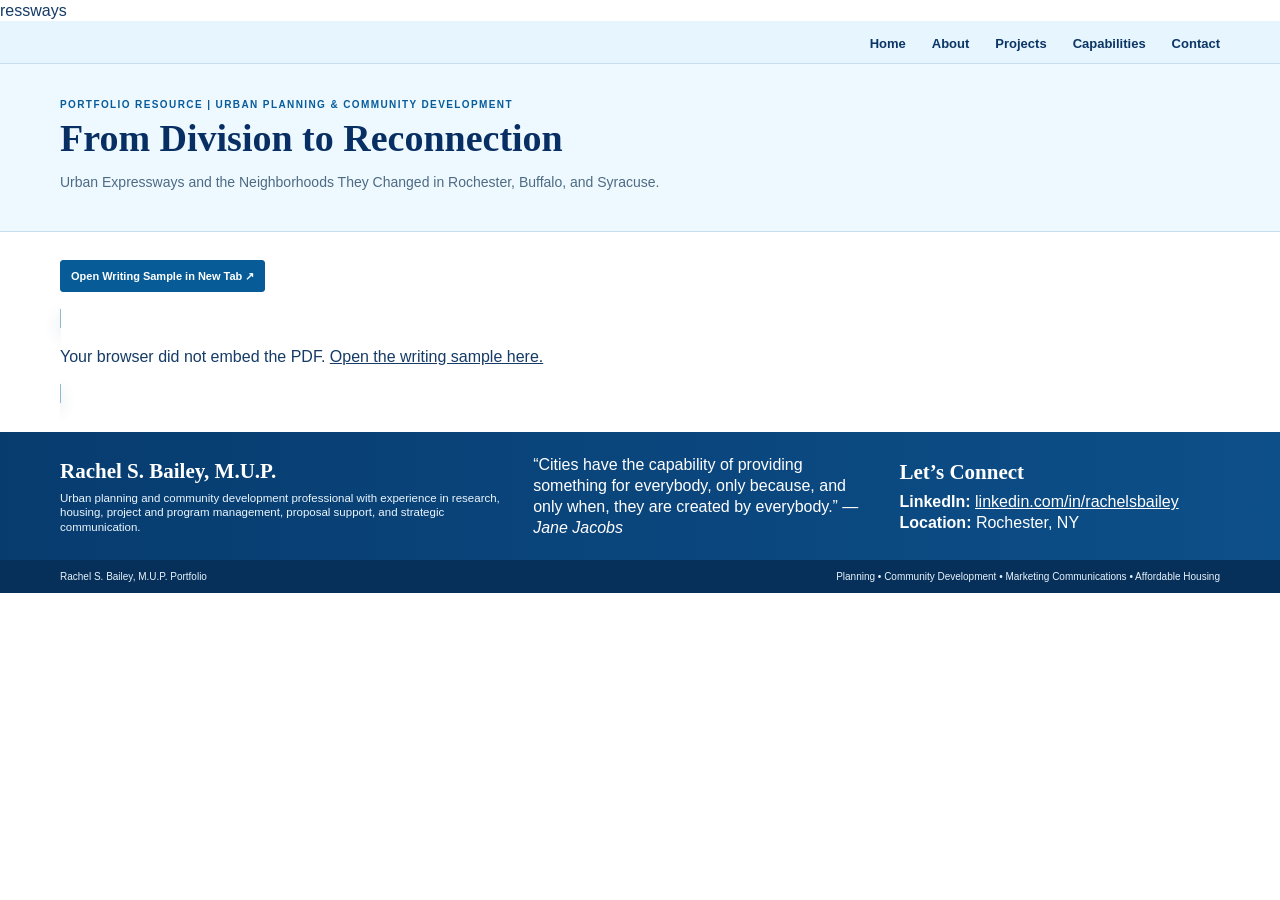
<file: writing-sample.html>
ressways<!doctype html><html><head><meta charset="utf-8"><meta name="viewport" content="width=device-width,initial-scale=1"><title>Writing Sample</title><link rel="stylesheet" href="styles.css"></head><body>
<header class="site-header">
 <div class="container nav">
  <nav class="nav-links">
   <a href="index.html">Home</a>
   <a href="index.html#about">About</a>
   <a href="index.html#projects">Projects</a>
   <a href="index.html#capabilities">Capabilities</a>
   <a href="index.html#contact">Contact</a>
  </nav>
 </div>
</header>
<section class="project-hero"><div class="container"><div class="meta">Portfolio Resource | Urban Planning &amp; Community Development</div><h1>From Division to Reconnection</h1><p>Urban Expressways and the Neighborhoods They Changed in Rochester, Buffalo, and Syracuse.</p></div></section><section class="section"><div class="container"><div style="margin-bottom:16px"><a class="btn" href="documents/Rachel_S_Bailey_Writing_Sample_Expressways_Reconnection.pdf" target="_blank">Open Writing Sample in New Tab ↗</a></div><object class="pdf-frame" data="documents/Rachel_S_Bailey_Writing_Sample_Expressways_Reconnection.pdf".pdf" type="application/pdf"><p>Your browser did not embed the PDF. <a href="documents/Rachel_S_Bailey_Writing_Sample_Expressways_Reconnection.pdf".pdf" target="_blank">Open the writing sample here.</a></p></object></div></section>
<section class="footer-main" id="contact">
 <div class="container footer-grid">
  <div>
   <h3>Rachel S. Bailey, M.U.P.</h3>
   <p>Urban planning and community development professional with experience in research, housing, project and program management, proposal support, and strategic communication.</p>
  </div>
  <div class="jacobs">
   “Cities have the capability of providing something for everybody, only because, and only when, they are created by everybody.”
   <cite>— Jane Jacobs</cite>
  </div>
  <div class="contact-card">
   <h3>Let’s Connect</h3>
   <div class="contact-item"><b>LinkedIn:</b> <a href="https://www.linkedin.com/in/rachelsbailey" target="_blank">linkedin.com/in/rachelsbailey</a></div>
   <div class="contact-item"><b>Location:</b> Rochester, NY</div>
  </div>
 </div>
</section>
<div class="footer-bottom">
 <div class="container footer-bottom-inner">
  <span>Rachel S. Bailey, M.U.P. Portfolio</span>
  <span>Planning • Community Development • Marketing Communications • Affordable Housing</span>
 </div>
</div>
</body></html>
</file>
<file: styles.css>
:root{--navy:#092f63;--blue:#075c9b;--ink:#153b66;--muted:#4a6781;--line:#91b7d3;--light:#e8f7ff;--pale:#f7fbfe}
*{box-sizing:border-box} html{scroll-behavior:smooth} body{margin:0;color:var(--ink);font-family:Arial,"Segoe UI",sans-serif;line-height:1.32;background:white} a{color:inherit}.container{width:min(1160px,92%);margin:auto}.section{padding:28px 0}.hero{position:relative;width:100%;aspect-ratio:1024/250;background:url("assets/hero_approved_final.png") center/cover no-repeat}.hero-nav{position:absolute;top:10px;right:6.5%;display:flex;gap:26px;z-index:3}.hero-nav a{font-size:14px;font-weight:700;color:#062b59;text-decoration:none;padding:6px 2px 5px;border-bottom:3px solid transparent;text-shadow:0 1px 1px rgba(255,255,255,.65)}.hero-nav a:hover,.hero-nav a.active{border-color:#0c5b97}.hero-work-link{position:absolute;left:6.7%;top:70%;width:15.5%;height:15%;text-indent:-9999px;overflow:hidden;z-index:4}
.eyebrow{text-transform:uppercase;letter-spacing:.17em;font-size:10px;font-weight:800;color:#0a5790;display:flex;align-items:center;gap:12px}.eyebrow span{display:inline-block;width:42px;height:3px;background:#78ad34}.about{background:white}.about-intro-grid{display:grid;grid-template-columns:.84fr 1.16fr;gap:54px;align-items:start}.about h2,.projects h2,.capabilities h2{font-family:Georgia,"Times New Roman",serif;color:var(--navy);font-weight:700}.about h2{font-size:34px;line-height:1.03;margin:7px 0 10px}.about blockquote{font-family:Georgia,"Times New Roman",serif;font-style:italic;color:#214d78;margin:14px 0 0 42px;font-size:15px;max-width:360px}.about blockquote cite{display:block;font-style:normal;margin-top:2px}.about-copy{padding-top:18px;font-size:15px}.about-copy p{margin:0}.about-cards{display:grid;grid-template-columns:repeat(3,1fr);gap:17px;margin-top:27px}.about-card{background:white;border:1.5px solid #90b8d4;box-shadow:0 8px 18px rgba(25,78,116,.18),0 2px 5px rgba(25,78,116,.09);border-radius:4px;padding:20px 18px;display:grid;grid-template-columns:62px 1fr;gap:12px;min-height:172px}.round-icon,.resource-icon,.cap-icon{border-radius:50%;display:grid;place-items:center}.round-icon{width:52px;height:52px;background:#dcefff;border:1px solid #8ac0e8;color:#073e82;font-size:27px;font-weight:800}.about-card h3{font-family:Georgia,"Times New Roman",serif;color:var(--navy);font-size:18px;line-height:1.15;margin:5px 0 10px}.about-card ul{margin:0;padding-left:18px;font-size:13px;line-height:1.35}
.projects{background-color:#f5fbff;background-image:linear-gradient(rgba(247,252,255,.84),rgba(247,252,255,.84)),url("assets/planning_map_overlay.svg");background-size:cover;background-position:center;padding:22px 0 26px}.section-heading-grid{display:grid;grid-template-columns:.85fr 1.15fr;gap:46px;align-items:end;margin-bottom:15px}.projects h2{font-size:48px;line-height:.95;margin:7px 0 0}.section-heading-grid p{margin:0 0 5px;font-size:13px}.project-grid{display:grid;grid-template-columns:repeat(3,minmax(0,1fr));gap:14px;align-items:stretch}.project-card{background:white;border:1.5px solid #92b5cd;box-shadow:0 7px 16px rgba(22,66,99,.15),0 2px 4px rgba(22,66,99,.08);border-radius:4px;overflow:hidden;display:flex;flex-direction:column;height:100%}.project-image{height:150px;flex:0 0 150px;background:#edf5f9;overflow:hidden}.project-image img{width:100%;height:100%;object-fit:cover;object-position:center;display:block}.project-body{padding:9px 11px 10px;display:flex;flex-direction:column;flex:1;min-height:210px}.project-label{font-size:9px;line-height:1;text-transform:uppercase;letter-spacing:.13em;color:#075c9b;font-weight:800;margin-bottom:5px}.project-body h3{font-family:Georgia,"Times New Roman",serif;color:#08366e;font-size:18px;line-height:1.03;margin:0 0 7px;min-height:38px}.project-body p{font-size:12.3px;line-height:1.17;margin:0;color:#355d7f;min-height:57px}.project-actions{display:grid;grid-template-columns:1fr 1.35fr;gap:9px;margin-top:auto;padding-top:10px}.btn{display:inline-flex;align-items:center;justify-content:center;min-height:32px;padding:6px 10px;background:#075b96;color:white;text-decoration:none;border:1px solid #075b96;border-radius:3px;font-size:11px;font-weight:700;text-align:center;white-space:nowrap}.btn.outline{background:white;color:#075b96}.btn:hover{filter:brightness(.93)}
.resources{background:white;border-top:1px solid #d9e8f3;border-bottom:1px solid #d9e8f3}.resource-grid{display:grid;grid-template-columns:repeat(3,1fr)}.resource-card{padding:18px 18px 17px;display:grid;grid-template-columns:58px 1fr;gap:12px;min-height:108px;border-right:1px solid #a7c6db}.resource-card:last-child{border-right:0}.resource-icon{width:52px;height:52px;background:#d9efff;border:1px solid #9acbec;color:#063d7e;font-size:25px;font-weight:800}.resource-card h3{font-family:Georgia,"Times New Roman",serif;color:var(--navy);font-size:18px;margin:1px 0 2px}.resource-card p{font-size:11.6px;line-height:1.18;color:#385f80;margin:0 0 3px}.resource-card a{font-family:Georgia,"Times New Roman",serif;color:#06366e;font-size:12px;font-weight:700}
.capabilities{background:linear-gradient(180deg,#e8f7ff,#d9effc);padding:18px 0 20px}.capabilities h2{font-size:31px;margin:4px 0 13px}.cap-grid{display:grid;grid-template-columns:repeat(5,1fr);gap:0}.cap{padding:3px 18px 2px;text-align:center;border-right:1px solid #8cb9d8}.cap:last-child{border-right:0}.cap-icon{width:52px;height:52px;margin:0 auto 7px;background:#d9efff;color:#073f80;font-size:25px;font-weight:800}.cap-icon.peach{background:#fde0d2}.cap-icon.green{background:#e2f0e6}.cap-icon.blue{background:#d7edff}.cap h3{font-family:Georgia,"Times New Roman",serif;color:#082f63;font-size:16px;line-height:1.02;margin:0 0 6px}.cap p{font-size:11.2px;line-height:1.18;color:#345c7c;margin:0}
.footer-main{background:linear-gradient(90deg,#073c6f,#0d4f89);color:white;padding:22px 0}.footer-grid{display:grid;grid-template-columns:1.25fr .95fr .9fr;gap:28px;align-items:center}.footer-profile{display:grid;grid-template-columns:72px 1fr;gap:16px;align-items:center}.monogram{width:68px;height:68px;border-radius:50%;display:grid;place-items:center;border:2px solid #8dc6e8;background:#0a3260;color:white;font-family:Georgia,"Times New Roman",serif;font-weight:700;font-size:20px}.footer-main h3{font-family:Georgia,"Times New Roman",serif;font-size:21px;margin:0 0 5px}.footer-main p{font-size:11.5px;line-height:1.25;margin:0;color:#ebf6ff}.footer-quote{border-left:1px solid #a1cbe5;padding-left:25px;margin:0;font-family:Georgia,"Times New Roman",serif;font-size:13px;font-style:italic;line-height:1.35}.footer-quote cite{display:block;font-style:normal;margin-top:8px}.footer-contact{border-left:1px solid #a1cbe5;padding-left:26px}.footer-contact p{margin:4px 0}.footer-contact a{color:white;text-decoration:none}.footer-bottom{background:#062f59;color:#e7f3fb;padding:10px 0}.footer-bottom-inner{display:flex;justify-content:space-between;align-items:center;gap:20px;font-size:10px}.footer-bottom nav{display:flex;gap:20px}.footer-bottom a{color:#e7f3fb;text-decoration:none}
/* Project/resource pages use same language */
.site-header{background:#e7f5ff;border-bottom:1px solid #c7deed}.site-header .nav{width:min(1160px,92%);margin:auto;display:flex;justify-content:flex-end}.site-header .nav-links{display:flex;gap:26px}.site-header a{display:block;padding:14px 0 11px;color:#0b3564;text-decoration:none;font-weight:700;font-size:13px}.project-hero{background:#eef8ff;border-bottom:1px solid #c7deed;padding:34px 0 26px}.project-hero .container,.project-detail .container,.project-detail+.section .container{width:min(1160px,92%);margin:auto}.project-hero .meta{text-transform:uppercase;letter-spacing:.14em;font-size:10px;font-weight:800;color:#075c9b}.project-hero h1{font-family:Georgia,"Times New Roman",serif;color:#082f63;font-size:38px;line-height:1.04;margin:8px 0 10px}.project-hero p{max-width:850px;color:#4d6b83;font-size:14px}.project-detail{padding:34px 0;background:white}.project-layout{display:grid;grid-template-columns:1fr 330px;gap:22px}.preview,.side{border:1.5px solid #90b8d4;box-shadow:0 7px 17px rgba(20,65,99,.14);padding:14px;border-radius:4px;background:white}.preview img{width:100%;max-height:620px;object-fit:contain;display:block}.side h3{font-family:Georgia,"Times New Roman",serif;color:#082f63;margin-top:0}.side ul{padding-left:18px;color:#4d6b83;font-size:13px}.pdf-frame{width:100%;height:78vh;border:1.5px solid #90b8d4;box-shadow:0 7px 17px rgba(20,65,99,.12);background:white}.placeholder{padding:38px;border:1.5px dashed #90b8d4;text-align:center}.project-detail+.section{background:#f7fbfe;padding:30px 0}.project-detail+.section h2{font-family:Georgia,"Times New Roman",serif;color:#082f63}
@media(max-width:900px){.hero-nav{right:3%;gap:14px}.about-intro-grid,.section-heading-grid,.footer-grid,.project-layout{grid-template-columns:1fr}.about-cards,.project-grid{grid-template-columns:repeat(2,1fr)}.cap-grid{grid-template-columns:repeat(2,1fr);gap:14px}.cap{border-right:0;border-bottom:1px solid #8cb9d8;padding-bottom:14px}.footer-contact,.footer-quote{border-left:0;padding-left:0}.resource-grid{grid-template-columns:1fr}.resource-card{border-right:0;border-bottom:1px solid #a7c6db}}
@media(max-width:620px){.hero{aspect-ratio:auto;height:300px;background-size:auto 100%;background-position:center}.hero-nav{background:rgba(235,247,255,.92);left:0;right:0;top:0;justify-content:center;gap:12px;padding:4px}.hero-nav a{font-size:11px}.hero-work-link{left:7%;top:70%;width:30%}.about-cards,.project-grid,.cap-grid{grid-template-columns:1fr}.about-intro-grid{gap:18px}.about blockquote{margin-left:0}.project-image{height:180px;flex-basis:180px}.project-body p,.project-body h3{min-height:auto}.footer-bottom-inner{flex-direction:column}.footer-bottom nav{flex-wrap:wrap;justify-content:center}}

/* Exact approved hero artwork; transparent hit targets preserve live navigation. */
.hero-nav a{color:transparent!important;text-shadow:none!important;border-bottom-color:transparent!important;min-width:52px}.hero-nav{top:3px;right:6.8%;gap:16px}

/* V17 - South Gateway proposal page */
.proposal-banner{background:linear-gradient(90deg,rgba(6,42,77,.96),rgba(6,42,77,.68)),url("assets/south_gateway_before_after.png") center 66%/cover no-repeat;color:white;padding:34px 0 32px}
.proposal-banner-inner{display:flex;justify-content:space-between;gap:30px;align-items:end}.proposal-kicker{font-size:11px;letter-spacing:.16em;font-weight:800}.proposal-banner h1{font-family:Georgia,"Times New Roman",serif;font-size:42px;line-height:1.02;margin:8px 0 10px}.proposal-banner p{letter-spacing:.23em;text-transform:uppercase;margin:0;font-size:12px}.proposal-banner-note{font-family:Georgia,"Times New Roman",serif;font-style:italic;font-size:18px;max-width:240px;text-align:right}
.proposal-tabs{background:#f7fbfe;border-bottom:1px solid #c7deed;box-shadow:0 2px 6px rgba(20,65,99,.06)}.proposal-tabs-inner{display:grid;grid-template-columns:repeat(4,1fr)}.proposal-tabs a{padding:12px 10px;text-align:center;text-decoration:none;font-size:13px;font-weight:700;color:#173f68;border-right:1px solid #d8e7f1}.proposal-tabs a:first-child{border-left:1px solid #d8e7f1}.proposal-tabs a.active{background:white;color:#082f63;border-bottom:3px solid #075c9b}
.proposal-overview{padding:18px 0;background:white}.proposal-overview p{max-width:990px;margin:6px 0 0;color:#4a6781;font-size:14px}.proposal-meta{font-size:10px;text-transform:uppercase;letter-spacing:.13em;font-weight:800;color:#075c9b}
.proposal-section{padding:28px 0 30px;background:white}.section-title-row{display:flex;justify-content:space-between;gap:24px;align-items:end;margin-bottom:16px}.section-title-row h2,.deliverables-heading h2{font-family:Georgia,"Times New Roman",serif;color:#082f63;margin:4px 0 0;font-size:32px}.smallcap{text-transform:uppercase;letter-spacing:.15em;font-size:10px;font-weight:800;color:#075c9b}.proposal-note{max-width:390px;margin:0;color:#4a6781;font-size:12px;text-align:right}.proposal-doc-grid{display:grid;grid-template-columns:1.6fr 1fr;gap:18px}.proposal-doc-card{border:1.5px solid #90b8d4;box-shadow:0 7px 17px rgba(20,65,99,.13);border-radius:5px;background:white;display:flex;gap:18px;padding:15px;min-height:320px}.proposal-cover-frame{width:230px;flex:0 0 230px;background:#eef5f8;border:1px solid #d0e0ea;display:flex;align-items:center;justify-content:center}.proposal-cover-frame img{width:100%;height:100%;object-fit:contain;display:block}.proposal-doc-copy,.rfp-cover-text{display:flex;flex-direction:column;justify-content:center}.document-type{text-transform:uppercase;letter-spacing:.15em;font-size:9px;font-weight:800;color:#075c9b;margin-bottom:7px}.proposal-doc-card h3{font-family:Georgia,"Times New Roman",serif;color:#082f63;font-size:23px;line-height:1.07;margin:0 0 9px}.proposal-doc-card p{font-size:13px;color:#4a6781;margin:0 0 15px;line-height:1.35}.proposal-doc-card .btn{align-self:flex-start}.rfp-card{background:linear-gradient(180deg,#f8fbfd,#eef6fb)}
.deliverables-section{padding:28px 0 34px;background:linear-gradient(180deg,#eef7fd,#f8fbfd);border-top:1px solid #d4e5f0}.deliverables-heading{display:grid;grid-template-columns:1fr 240px;gap:30px;align-items:end;margin-bottom:18px}.deliverables-heading p{margin:7px 0 0;color:#4a6781;font-size:13px;max-width:850px}.deliverables-tagline{text-transform:uppercase;letter-spacing:.18em;font-size:13px;color:#0d4675;line-height:1.55;border-bottom:3px solid #6f9f3c;padding-bottom:10px}.deliverables-grid{display:grid;grid-template-columns:repeat(5,minmax(0,1fr));gap:14px;align-items:stretch}.deliverable-card{background:white;border:1.5px solid #9abbd1;box-shadow:0 7px 16px rgba(20,65,99,.13);display:flex;flex-direction:column;min-width:0}.deliverable-card>img{width:100%;height:250px;object-fit:cover;object-position:top center;display:block;border-bottom:1px solid #d9e6ee}.deliverable-body{padding:11px 11px 12px;display:flex;flex-direction:column;flex:1}.deliverable-number{font-size:11px;font-weight:800;text-transform:uppercase;color:#0b3b69;line-height:1.2;min-height:30px}.deliverable-body p{font-size:11.5px;line-height:1.25;color:#4a6781;margin:7px 0 12px;flex:1}.deliverable-body .btn{width:100%}.fictional-note{font-size:10.5px;color:#61798d;margin:16px 0 0;font-style:italic}
@media(max-width:1000px){.deliverables-grid{grid-template-columns:repeat(2,1fr)}.proposal-doc-grid{grid-template-columns:1fr}.proposal-main-card{min-height:300px}.deliverables-heading{grid-template-columns:1fr}.deliverables-tagline{max-width:320px}.proposal-banner-inner{align-items:start}.proposal-banner-note{display:none}}
@media(max-width:650px){.proposal-tabs-inner{grid-template-columns:1fr 1fr}.proposal-doc-card{flex-direction:column}.proposal-cover-frame{width:100%;height:430px}.deliverables-grid{grid-template-columns:1fr}.deliverable-card>img{height:auto}.section-title-row{display:block}.proposal-note{text-align:left;margin-top:8px}.proposal-banner h1{font-size:32px}.proposal-banner{padding:26px 0}}

.project-image img[src$="lakehaven_cover.png"]{width:100%;height:100%;object-fit:cover;object-position:center top;display:block}
</file>
